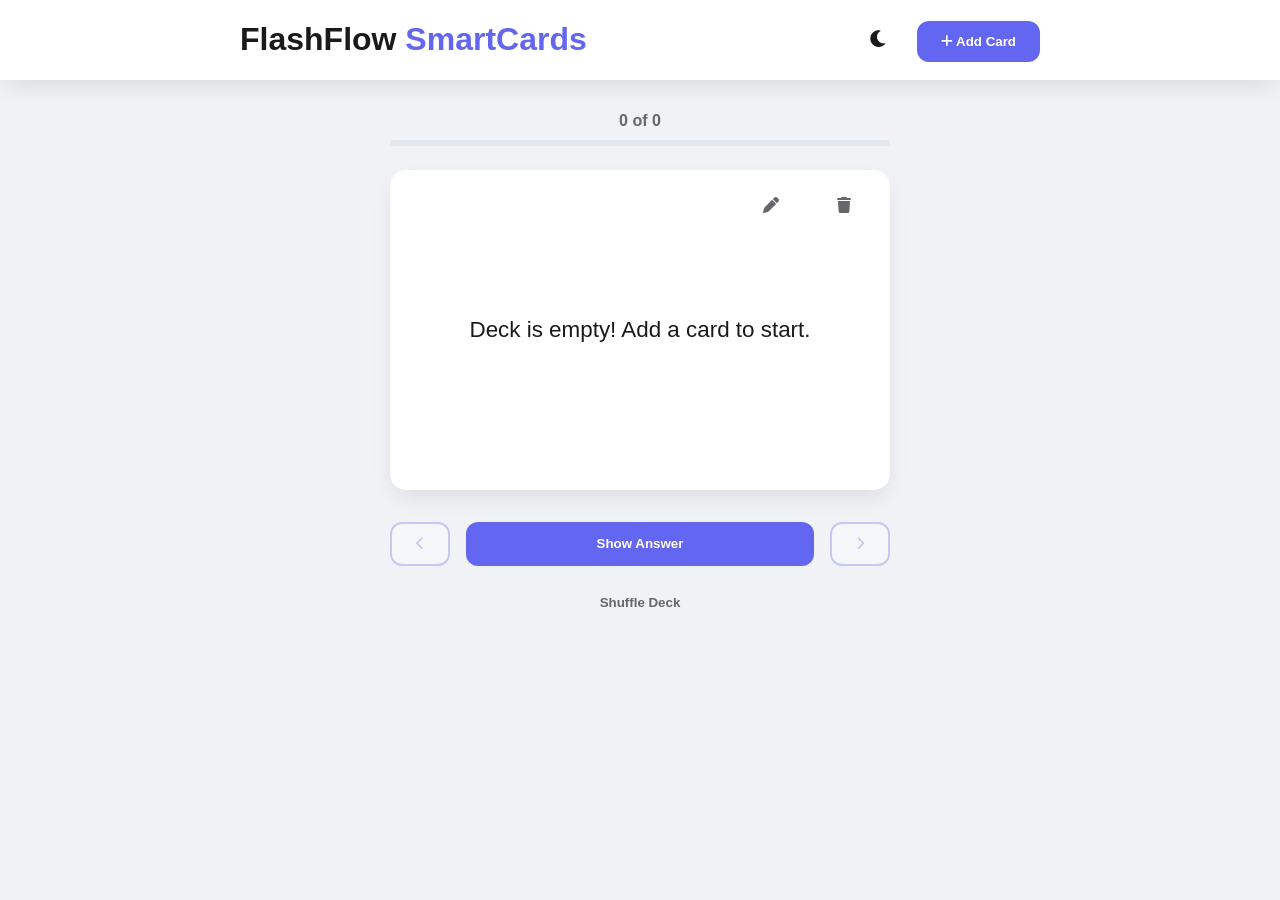
<file: Task 1/index.html>
<!DOCTYPE html>
<html lang="en">
<head>
    <meta charset="UTF-8">
    <meta name="viewport" content="width=device-width, initial-scale=1.0">
    <title>FlashFlow | By POORNA</title>
    <link rel="stylesheet" href="style.css">
    <link rel="stylesheet" href="https://cdnjs.cloudflare.com/ajax/libs/font-awesome/6.0.0/css/all.min.css">
</head>
<body>

    <header>
        <div class="header-container">
            <h1>FlashFlow <span>SmartCards</span></h1>
            <div class="header-actions">
                <button id="theme-toggle" class="icon-btn" title="Toggle Theme">
                    <i class="fas fa-moon"></i>
                </button>
                <button id="add-card-btn" class="btn-primary">
                    <i class="fas fa-plus"></i> Add Card
                </button>
            </div>
        </div>
    </header>

    <main class="container">
        <div class="deck-info">
            <span id="card-index">0 of 0</span>
            <div class="progress-bar">
                <div id="progress-fill"></div>
            </div>
        </div>

        <div class="card-container">
            <div class="flashcard" id="flashcard">
                <div class="card-inner">
                    <div class="card-front">
                        <div class="card-controls">
                            <button onclick="editCurrentCard()"><i class="fas fa-pen"></i></button>
                            <button onclick="deleteCurrentCard()" class="delete-btn"><i class="fas fa-trash"></i></button>
                        </div>
                        <p id="question-text">No cards available</p>
                    </div>
                    <div class="card-back">
                        <p id="answer-text">Add a card to get started!</p>
                    </div>
                </div>
            </div>
        </div>

        <div class="navigation">
            <button id="prev-btn" class="btn-nav" disabled><i class="fas fa-chevron-left"></i></button>
            <button id="flip-btn" class="btn-main">Show Answer</button>
            <button id="next-btn" class="btn-nav" disabled><i class="fas fa-chevron-right"></i></button>
        </div>

        <button id="shuffle-btn" class="btn-secondary">Shuffle Deck</button>
    </main>

    <div class="modal-overlay" id="modal-overlay">
        <div class="modal">
            <h2 id="modal-title">Create Flashcard</h2>
            <div class="input-group">
                <label>Question</label>
                <textarea id="question-input" rows="3" placeholder="What is the capital of France?"></textarea>
            </div>
            <div class="input-group">
                <label>Answer</label>
                <textarea id="answer-input" rows="3" placeholder="Paris"></textarea>
            </div>
            <div class="modal-actions">
                <button id="modal-cancel" class="btn-secondary">Cancel</button>
                <button id="modal-save" class="btn-primary">Save Flashcard</button>
            </div>
        </div>
    </div>

    <div id="toast" class="toast">Action Successful!</div>

    <script src="script.js"></script>
</body>
</html>
</file>
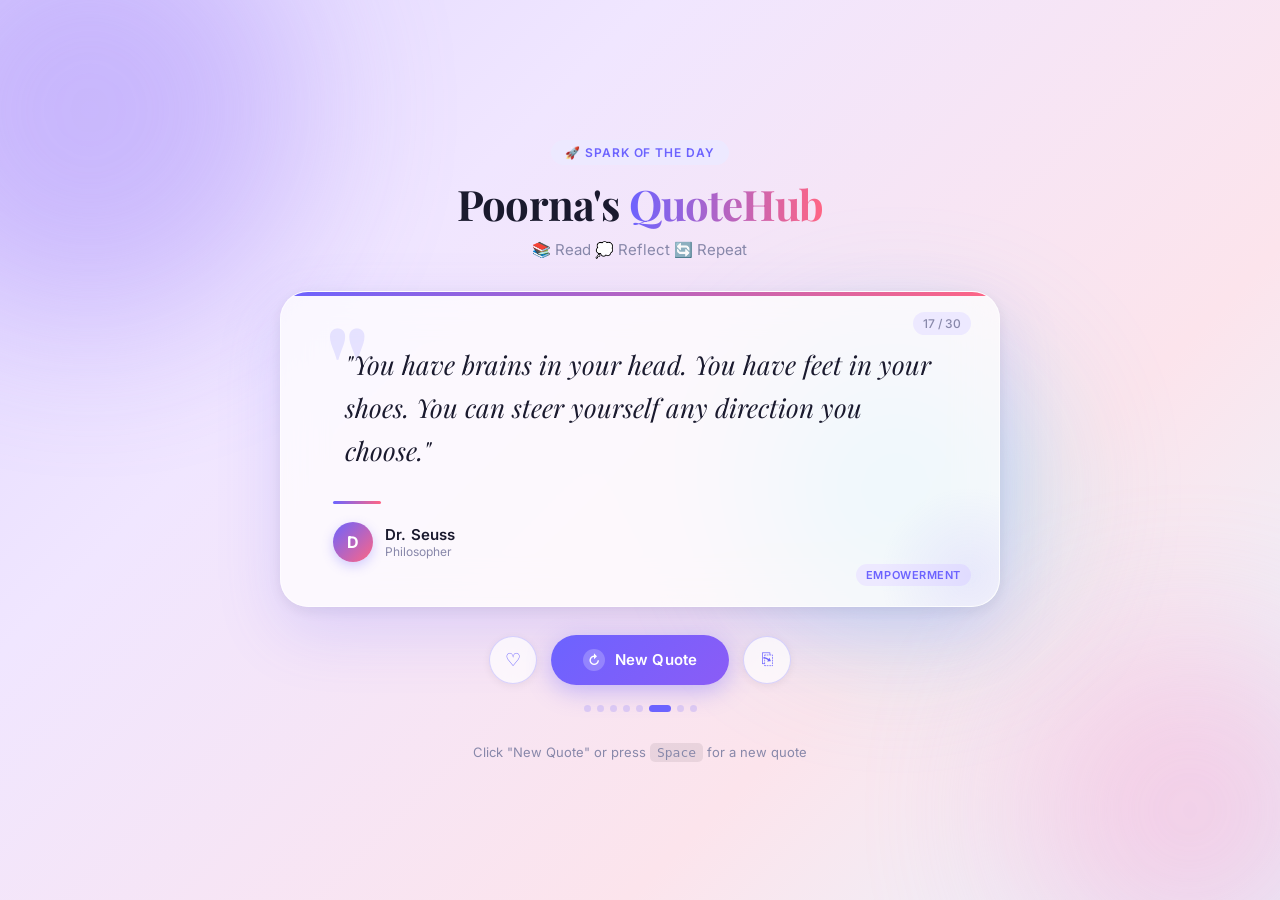
<file: Task 2/index.html>
<!DOCTYPE html>
<html lang="en">
<head>
  <meta charset="UTF-8" />
  <meta name="viewport" content="width=device-width, initial-scale=1.0"/>
  <title>Poorna's Random Quote Generator</title>
  <link href="https://fonts.googleapis.com/css2?family=Playfair+Display:ital,wght@0,400;0,700;1,400&family=Inter:wght@300;400;500;600&display=swap" rel="stylesheet"/>
  <style>
    *, *::before, *::after { box-sizing: border-box; margin: 0; padding: 0; }

    :root {
      --primary: #6c63ff;
      --primary-dark: #574fd6;
      --primary-light: #ede9ff;
      --accent: #ff6584;
      --text-dark: #1a1a2e;
      --text-mid: #4a4a6a;
      --text-light: #8888aa;
      --white: #ffffff;
      --card-bg: rgba(255,255,255,0.72);
      --shadow: 0 24px 64px rgba(108,99,255,0.18), 0 4px 16px rgba(0,0,0,0.08);
      --radius: 28px;
      --transition: 0.38s cubic-bezier(.4,0,.2,1);
    }

    body {
      min-height: 100vh;
      display: flex;
      flex-direction: column;
      align-items: center;
      justify-content: center;
      font-family: 'Inter', sans-serif;
      background: linear-gradient(135deg, #e0d7ff 0%, #f0e6ff 30%, #fce4ec 70%, #e8f4fd 100%);
      background-attachment: fixed;
      padding: 24px 16px;
      overflow-x: hidden;
    }

    /* Floating background blobs */
    .blob {
      position: fixed;
      border-radius: 50%;
      filter: blur(80px);
      opacity: 0.45;
      pointer-events: none;
      z-index: 0;
      animation: float 8s ease-in-out infinite;
    }
    .blob-1 { width: 420px; height: 420px; background: #a78bfa; top: -100px; left: -120px; animation-delay: 0s; }
    .blob-2 { width: 340px; height: 340px; background: #f9a8d4; bottom: -80px; right: -80px; animation-delay: 3s; }
    .blob-3 { width: 260px; height: 260px; background: #67e8f9; top: 40%; left: 60%; animation-delay: 5s; }

    @keyframes float {
      0%, 100% { transform: translateY(0) scale(1); }
      50% { transform: translateY(-28px) scale(1.04); }
    }

    /* App wrapper */
    .app {
      position: relative;
      z-index: 1;
      display: flex;
      flex-direction: column;
      align-items: center;
      width: 100%;
      max-width: 720px;
      gap: 0;
    }

    /* Header */
    .app-header {
      text-align: center;
      margin-bottom: 32px;
      animation: slideDown 0.6s ease both;
    }

    .app-header .badge {
      display: inline-flex;
      align-items: center;
      gap: 6px;
      background: var(--primary-light);
      color: var(--primary);
      font-size: 12px;
      font-weight: 600;
      letter-spacing: 0.08em;
      text-transform: uppercase;
      padding: 5px 14px;
      border-radius: 100px;
      margin-bottom: 14px;
    }

    .app-header h1 {
      font-family: 'Playfair Display', serif;
      font-size: clamp(26px, 5vw, 42px);
      font-weight: 700;
      color: var(--text-dark);
      line-height: 1.2;
      letter-spacing: -0.02em;
    }

    .app-header h1 span {
      background: linear-gradient(90deg, var(--primary), var(--accent));
      -webkit-background-clip: text;
      -webkit-text-fill-color: transparent;
      background-clip: text;
    }

    .app-header p {
      margin-top: 10px;
      color: var(--text-light);
      font-size: 15px;
      font-weight: 400;
    }

    /* Quote Card */
    .quote-card {
      width: 100%;
      background: var(--card-bg);
      backdrop-filter: blur(20px);
      -webkit-backdrop-filter: blur(20px);
      border: 1.5px solid rgba(255,255,255,0.6);
      border-radius: var(--radius);
      box-shadow: var(--shadow);
      padding: 52px 52px 44px;
      position: relative;
      overflow: hidden;
      animation: slideUp 0.6s 0.15s ease both;
    }

    .quote-card::before {
      content: '';
      position: absolute;
      top: 0; left: 0; right: 0;
      height: 4px;
      background: linear-gradient(90deg, var(--primary), var(--accent));
      border-radius: var(--radius) var(--radius) 0 0;
    }

    .quote-card::after {
      content: '';
      position: absolute;
      bottom: -60px; right: -60px;
      width: 180px; height: 180px;
      background: radial-gradient(circle, rgba(108,99,255,0.1) 0%, transparent 70%);
      border-radius: 50%;
    }

    /* Opening quotation mark */
    .quote-icon {
      font-family: 'Playfair Display', serif;
      font-size: 120px;
      line-height: 0.7;
      color: var(--primary);
      opacity: 0.15;
      position: absolute;
      top: 32px;
      left: 44px;
      font-weight: 700;
      pointer-events: none;
      user-select: none;
    }

    /* Quote content wrapper — animated */
    .quote-content {
      position: relative;
      min-height: 160px;
      display: flex;
      flex-direction: column;
      justify-content: center;
    }

    .quote-content.fade-out {
      animation: fadeOut 0.22s ease forwards;
    }

    .quote-content.fade-in {
      animation: fadeInUp 0.42s ease forwards;
    }

    @keyframes fadeOut {
      to { opacity: 0; transform: translateY(-12px); }
    }

    @keyframes fadeInUp {
      from { opacity: 0; transform: translateY(18px); }
      to   { opacity: 1; transform: translateY(0); }
    }

    .quote-text {
      font-family: 'Playfair Display', serif;
      font-size: clamp(18px, 3vw, 26px);
      line-height: 1.65;
      color: var(--text-dark);
      font-style: italic;
      position: relative;
      padding-left: 12px;
      margin-bottom: 28px;
    }

    .quote-divider {
      width: 48px;
      height: 3px;
      background: linear-gradient(90deg, var(--primary), var(--accent));
      border-radius: 2px;
      margin-bottom: 18px;
    }

    .quote-author {
      display: flex;
      align-items: center;
      gap: 12px;
    }

    .author-avatar {
      width: 40px;
      height: 40px;
      border-radius: 50%;
      background: linear-gradient(135deg, var(--primary), var(--accent));
      display: flex;
      align-items: center;
      justify-content: center;
      font-size: 16px;
      font-weight: 700;
      color: white;
      font-family: 'Inter', sans-serif;
      font-style: normal;
      flex-shrink: 0;
      box-shadow: 0 4px 12px rgba(108,99,255,0.3);
    }

    .author-info .author-name {
      font-size: 15px;
      font-weight: 600;
      color: var(--text-dark);
      font-style: normal;
      letter-spacing: 0.01em;
    }

    .author-info .author-label {
      font-size: 12px;
      color: var(--text-light);
      font-weight: 400;
    }

    /* Quote counter */
    .quote-counter {
      position: absolute;
      top: 20px;
      right: 28px;
      font-size: 12px;
      font-weight: 500;
      color: var(--text-light);
      background: var(--primary-light);
      padding: 4px 10px;
      border-radius: 100px;
    }

    /* Category tag */
    .quote-tag {
      position: absolute;
      bottom: 20px;
      right: 28px;
      font-size: 11px;
      font-weight: 600;
      color: var(--primary);
      background: var(--primary-light);
      padding: 4px 10px;
      border-radius: 100px;
      letter-spacing: 0.05em;
      text-transform: uppercase;
    }

    /* Actions row */
    .actions {
      display: flex;
      align-items: center;
      justify-content: center;
      gap: 14px;
      margin-top: 28px;
      flex-wrap: wrap;
      animation: slideUp 0.6s 0.3s ease both;
    }

    /* Primary Button */
    .btn-new {
      display: inline-flex;
      align-items: center;
      gap: 10px;
      background: linear-gradient(135deg, var(--primary) 0%, #8b5cf6 100%);
      color: white;
      font-family: 'Inter', sans-serif;
      font-size: 15px;
      font-weight: 600;
      padding: 14px 32px;
      border-radius: 100px;
      border: none;
      cursor: pointer;
      transition: all var(--transition);
      box-shadow: 0 6px 24px rgba(108,99,255,0.38);
      position: relative;
      overflow: hidden;
      letter-spacing: 0.01em;
    }

    .btn-new::before {
      content: '';
      position: absolute;
      inset: 0;
      background: linear-gradient(135deg, rgba(255,255,255,0.18), transparent);
      opacity: 0;
      transition: opacity var(--transition);
    }

    .btn-new:hover { transform: translateY(-3px); box-shadow: 0 12px 32px rgba(108,99,255,0.48); }
    .btn-new:hover::before { opacity: 1; }
    .btn-new:active { transform: translateY(0px) scale(0.97); box-shadow: 0 4px 12px rgba(108,99,255,0.3); }

    .btn-new .btn-icon {
      width: 22px; height: 22px;
      background: rgba(255,255,255,0.22);
      border-radius: 50%;
      display: flex; align-items: center; justify-content: center;
      font-size: 13px;
      transition: transform 0.5s ease;
    }

    .btn-new:hover .btn-icon { transform: rotate(180deg); }

    /* Icon buttons */
    .btn-icon-only {
      width: 48px; height: 48px;
      border-radius: 50%;
      border: 1.5px solid rgba(108,99,255,0.25);
      background: rgba(255,255,255,0.7);
      backdrop-filter: blur(10px);
      color: var(--primary);
      font-size: 18px;
      cursor: pointer;
      display: flex; align-items: center; justify-content: center;
      transition: all var(--transition);
      box-shadow: 0 2px 8px rgba(0,0,0,0.06);
    }

    .btn-icon-only:hover {
      background: var(--primary-light);
      border-color: var(--primary);
      transform: scale(1.08);
    }

    .btn-icon-only:active { transform: scale(0.95); }
    .btn-icon-only.liked { background: #ffe4e6; border-color: #fb7185; color: #fb7185; }

    /* Progress dots */
    .progress-dots {
      display: flex;
      gap: 6px;
      margin-top: 20px;
      animation: slideUp 0.6s 0.4s ease both;
    }

    .dot {
      width: 7px; height: 7px;
      border-radius: 50%;
      background: rgba(108,99,255,0.2);
      transition: all 0.3s ease;
      cursor: pointer;
    }

    .dot.active {
      background: var(--primary);
      width: 22px;
      border-radius: 4px;
    }

    /* Footer */
    .footer {
      margin-top: 32px;
      text-align: center;
      color: var(--text-light);
      font-size: 13px;
      animation: slideUp 0.6s 0.5s ease both;
    }

    /* Animations */
    @keyframes slideDown {
      from { opacity: 0; transform: translateY(-20px); }
      to   { opacity: 1; transform: translateY(0); }
    }

    @keyframes slideUp {
      from { opacity: 0; transform: translateY(20px); }
      to   { opacity: 1; transform: translateY(0); }
    }

    /* Responsive */
    @media (max-width: 600px) {
      .quote-card { padding: 40px 28px 36px; }
      .quote-icon { font-size: 80px; top: 20px; left: 24px; }
      .actions { gap: 10px; }
      .btn-new { padding: 13px 26px; font-size: 14px; }
    }

    @media (max-width: 380px) {
      .quote-card { padding: 32px 20px 28px; }
    }

    /* Ripple effect */
    .ripple {
      position: absolute;
      border-radius: 50%;
      background: rgba(255,255,255,0.35);
      transform: scale(0);
      animation: ripple 0.55s linear;
      pointer-events: none;
    }

    @keyframes ripple {
      to { transform: scale(4); opacity: 0; }
    }

    /* Toast */
    .toast {
      position: fixed;
      bottom: 28px;
      left: 50%;
      transform: translateX(-50%) translateY(20px);
      background: var(--text-dark);
      color: white;
      padding: 10px 22px;
      border-radius: 100px;
      font-size: 13px;
      font-weight: 500;
      opacity: 0;
      transition: all 0.3s ease;
      z-index: 999;
      pointer-events: none;
      white-space: nowrap;
    }

    .toast.show {
      opacity: 1;
      transform: translateX(-50%) translateY(0);
    }
  </style>
</head>
<body>

  <!-- Blobs -->
  <div class="blob blob-1"></div>
  <div class="blob blob-2"></div>
  <div class="blob blob-3"></div>

  <div class="app">
    <!-- Header -->
    <div class="app-header">
      <div class="badge">🚀 Spark of the Day </div>
      <h1>Poorna's <span>QuoteHub</span></h1>
      <p>📚 Read 💭 Reflect 🔄 Repeat</p>
    </div>

    <!-- Quote Card -->
    <div class="quote-card" id="quoteCard">
      <div class="quote-icon">"</div>
      <span class="quote-counter" id="quoteCounter">1 / 30</span>

      <div class="quote-content fade-in" id="quoteContent">
        <p class="quote-text" id="quoteText">Loading an inspiring quote just for you...</p>
        <div class="quote-divider"></div>
        <div class="quote-author">
          <div class="author-avatar" id="authorAvatar">?</div>
          <div class="author-info">
            <div class="author-name" id="authorName">Author</div>
            <div class="author-label">Philosopher</div>
          </div>
        </div>
      </div>

      <span class="quote-tag" id="quoteTag">Motivation</span>
    </div>

    <!-- Actions -->
    <div class="actions">
      <button class="btn-icon-only" id="btnLike" title="Like this quote">♡</button>
      <button class="btn-new" id="btnNew">
        <span class="btn-icon">↻</span>
        New Quote
      </button>
      <button class="btn-icon-only" id="btnCopy" title="Copy quote">⎘</button>
    </div>

    <!-- Progress dots -->
    <div class="progress-dots" id="progressDots"></div>

    <div class="footer">Click "New Quote" or press <kbd style="background:rgba(0,0,0,0.07);padding:2px 7px;border-radius:5px;font-family:monospace">Space</kbd> for a new quote</div>
  </div>

  <div class="toast" id="toast"></div>

  <script>
    // ─── TypeScript-style interfaces (compiled to JS) ───────────────────────
    // interface Quote { text: string; author: string; category: string; }

    const quotes = [
      { text: "The only way to do great work is to love what you do.", author: "Steve Jobs", category: "Passion" },
      { text: "In the middle of every difficulty lies opportunity.", author: "Albert Einstein", category: "Resilience" },
      { text: "It does not matter how slowly you go as long as you do not stop.", author: "Confucius", category: "Persistence" },
      { text: "Life is what happens when you're busy making other plans.", author: "John Lennon", category: "Life" },
      { text: "The future belongs to those who believe in the beauty of their dreams.", author: "Eleanor Roosevelt", category: "Dreams" },
      { text: "Spread love everywhere you go. Let no one ever come to you without leaving happier.", author: "Mother Teresa", category: "Love" },
      { text: "When you reach the end of your rope, tie a knot in it and hang on.", author: "Franklin D. Roosevelt", category: "Resilience" },
      { text: "Always remember that you are absolutely unique. Just like everyone else.", author: "Margaret Mead", category: "Identity" },
      { text: "Don't judge each day by the harvest you reap but by the seeds that you plant.", author: "Robert Louis Stevenson", category: "Growth" },
      { text: "The greatest glory in living lies not in never falling, but in rising every time we fall.", author: "Nelson Mandela", category: "Courage" },
      { text: "The way to get started is to quit talking and begin doing.", author: "Walt Disney", category: "Action" },
      { text: "You will face many defeats in life, but never let yourself be defeated.", author: "Maya Angelou", category: "Courage" },
      { text: "In the end, it's not the years in your life that count. It's the life in your years.", author: "Abraham Lincoln", category: "Life" },
      { text: "Never let the fear of striking out keep you from playing the game.", author: "Babe Ruth", category: "Courage" },
      { text: "Life is either a daring adventure or nothing at all.", author: "Helen Keller", category: "Adventure" },
      { text: "Many of life's failures are people who did not realize how close they were to success when they gave up.", author: "Thomas A. Edison", category: "Persistence" },
      { text: "You have brains in your head. You have feet in your shoes. You can steer yourself any direction you choose.", author: "Dr. Seuss", category: "Empowerment" },
      { text: "If life were predictable it would cease to be life, and be without flavor.", author: "Eleanor Roosevelt", category: "Life" },
      { text: "If you look at what you have in life, you'll always have more.", author: "Oprah Winfrey", category: "Gratitude" },
      { text: "If you set your goals ridiculously high and it's a failure, you will fail above everyone else's success.", author: "James Cameron", category: "Ambition" },
      { text: "You don't have to be great to start, but you have to start to be great.", author: "Zig Ziglar", category: "Action" },
      { text: "Believe you can and you're halfway there.", author: "Theodore Roosevelt", category: "Belief" },
      { text: "Act as if what you do makes a difference. It does.", author: "William James", category: "Purpose" },
      { text: "Success is not final, failure is not fatal: it is the courage to continue that counts.", author: "Winston Churchill", category: "Resilience" },
      { text: "Happiness is not something readymade. It comes from your own actions.", author: "Dalai Lama", category: "Happiness" },
      { text: "If you're offered a seat on a rocket ship, don't ask what seat! Just get on.", author: "Sheryl Sandberg", category: "Opportunity" },
      { text: "First, have a definite, clear practical ideal; a goal, an objective.", author: "Aristotle", category: "Goal" },
      { text: "We may encounter many defeats but we must not be defeated.", author: "Maya Angelou", category: "Perseverance" },
      { text: "The secret of getting ahead is getting started.", author: "Mark Twain", category: "Action" },
      { text: "It always seems impossible until it's done.", author: "Nelson Mandela", category: "Motivation" },
    ];

    // ─── State ───────────────────────────────────────────────────────────────
    let currentIndex = -1;
    let likedQuotes = new Set();

    // ─── DOM refs ────────────────────────────────────────────────────────────
    const quoteText    = document.getElementById('quoteText');
    const authorName   = document.getElementById('authorName');
    const authorAvatar = document.getElementById('authorAvatar');
    const quoteContent = document.getElementById('quoteContent');
    const quoteCounter = document.getElementById('quoteCounter');
    const quoteTag     = document.getElementById('quoteTag');
    const btnNew       = document.getElementById('btnNew');
    const btnLike      = document.getElementById('btnLike');
    const btnCopy      = document.getElementById('btnCopy');
    const progressDots = document.getElementById('progressDots');
    const toast        = document.getElementById('toast');

    // ─── Build progress dots (first 8 quotes) ───────────────────────────────
    const DOT_COUNT = 8;
    for (let i = 0; i < DOT_COUNT; i++) {
      const dot = document.createElement('div');
      dot.className = 'dot';
      dot.addEventListener('click', () => showQuoteAt(i * Math.floor(quotes.length / DOT_COUNT)));
      progressDots.appendChild(dot);
    }

    function updateDots(idx) {
      const dots = progressDots.querySelectorAll('.dot');
      const activeDot = Math.floor(idx / Math.floor(quotes.length / DOT_COUNT));
      dots.forEach((d, i) => d.classList.toggle('active', i === activeDot));
    }

    // ─── Toast helper ────────────────────────────────────────────────────────
    function showToast(msg) {
      toast.textContent = msg;
      toast.classList.add('show');
      setTimeout(() => toast.classList.remove('show'), 2200);
    }

    // ─── Show a quote by index ───────────────────────────────────────────────
    function showQuoteAt(index) {
      const quote = quotes[index];
      currentIndex = index;

      // Fade out
      quoteContent.classList.remove('fade-in');
      quoteContent.classList.add('fade-out');

      setTimeout(() => {
        quoteText.textContent = `"${quote.text}"`;
        authorName.textContent = quote.author;
        authorAvatar.textContent = quote.author.charAt(0).toUpperCase();
        quoteCounter.textContent = `${index + 1} / ${quotes.length}`;
        quoteTag.textContent = quote.category;

        // Like state
        btnLike.classList.toggle('liked', likedQuotes.has(index));
        btnLike.textContent = likedQuotes.has(index) ? '♥' : '♡';

        updateDots(index);

        // Fade in
        quoteContent.classList.remove('fade-out');
        quoteContent.classList.add('fade-in');
      }, 220);
    }

    // ─── Get next random quote (no consecutive repeat) ───────────────────────
    function getNextIndex() {
      if (quotes.length === 1) return 0;
      let next;
      do { next = Math.floor(Math.random() * quotes.length); }
      while (next === currentIndex);
      return next;
    }

    function showNextQuote() { showQuoteAt(getNextIndex()); }

    // ─── Ripple effect ───────────────────────────────────────────────────────
    function createRipple(event, btn) {
      const ripple = document.createElement('span');
      ripple.className = 'ripple';
      const size = Math.max(btn.clientWidth, btn.clientHeight);
      const rect = btn.getBoundingClientRect();
      ripple.style.width  = ripple.style.height = size + 'px';
      ripple.style.left   = (event.clientX - rect.left - size / 2) + 'px';
      ripple.style.top    = (event.clientY - rect.top  - size / 2) + 'px';
      btn.appendChild(ripple);
      setTimeout(() => ripple.remove(), 600);
    }

    // ─── Event Listeners ─────────────────────────────────────────────────────
    btnNew.addEventListener('click', (e) => {
      createRipple(e, btnNew);
      showNextQuote();
    });

    btnLike.addEventListener('click', () => {
      if (currentIndex < 0) return;
      if (likedQuotes.has(currentIndex)) {
        likedQuotes.delete(currentIndex);
        btnLike.textContent = '♡';
        btnLike.classList.remove('liked');
        showToast('Removed from favorites');
      } else {
        likedQuotes.add(currentIndex);
        btnLike.textContent = '♥';
        btnLike.classList.add('liked');
        showToast('❤️ Added to favorites!');
      }
    });

    btnCopy.addEventListener('click', () => {
      if (currentIndex < 0) return;
      const q = quotes[currentIndex];
      const text = `"${q.text}" — ${q.author}`;
      navigator.clipboard.writeText(text)
        .then(() => showToast('📋 Quote copied to clipboard!'))
        .catch(() => {
          // Fallback for older browsers
          const ta = document.createElement('textarea');
          ta.value = text; document.body.appendChild(ta);
          ta.select(); document.execCommand('copy');
          ta.remove();
          showToast('📋 Copied!');
        });
    });

    // Keyboard shortcut: Space = new quote
    document.addEventListener('keydown', (e) => {
      if (e.code === 'Space' && e.target === document.body) {
        e.preventDefault();
        showNextQuote();
      }
      if ((e.ctrlKey || e.metaKey) && e.key === 'c' && document.activeElement === document.body) {
        btnCopy.click();
      }
    });

    // ─── Init ────────────────────────────────────────────────────────────────
    showQuoteAt(getNextIndex());
  </script>
</body>
</html>
</file>
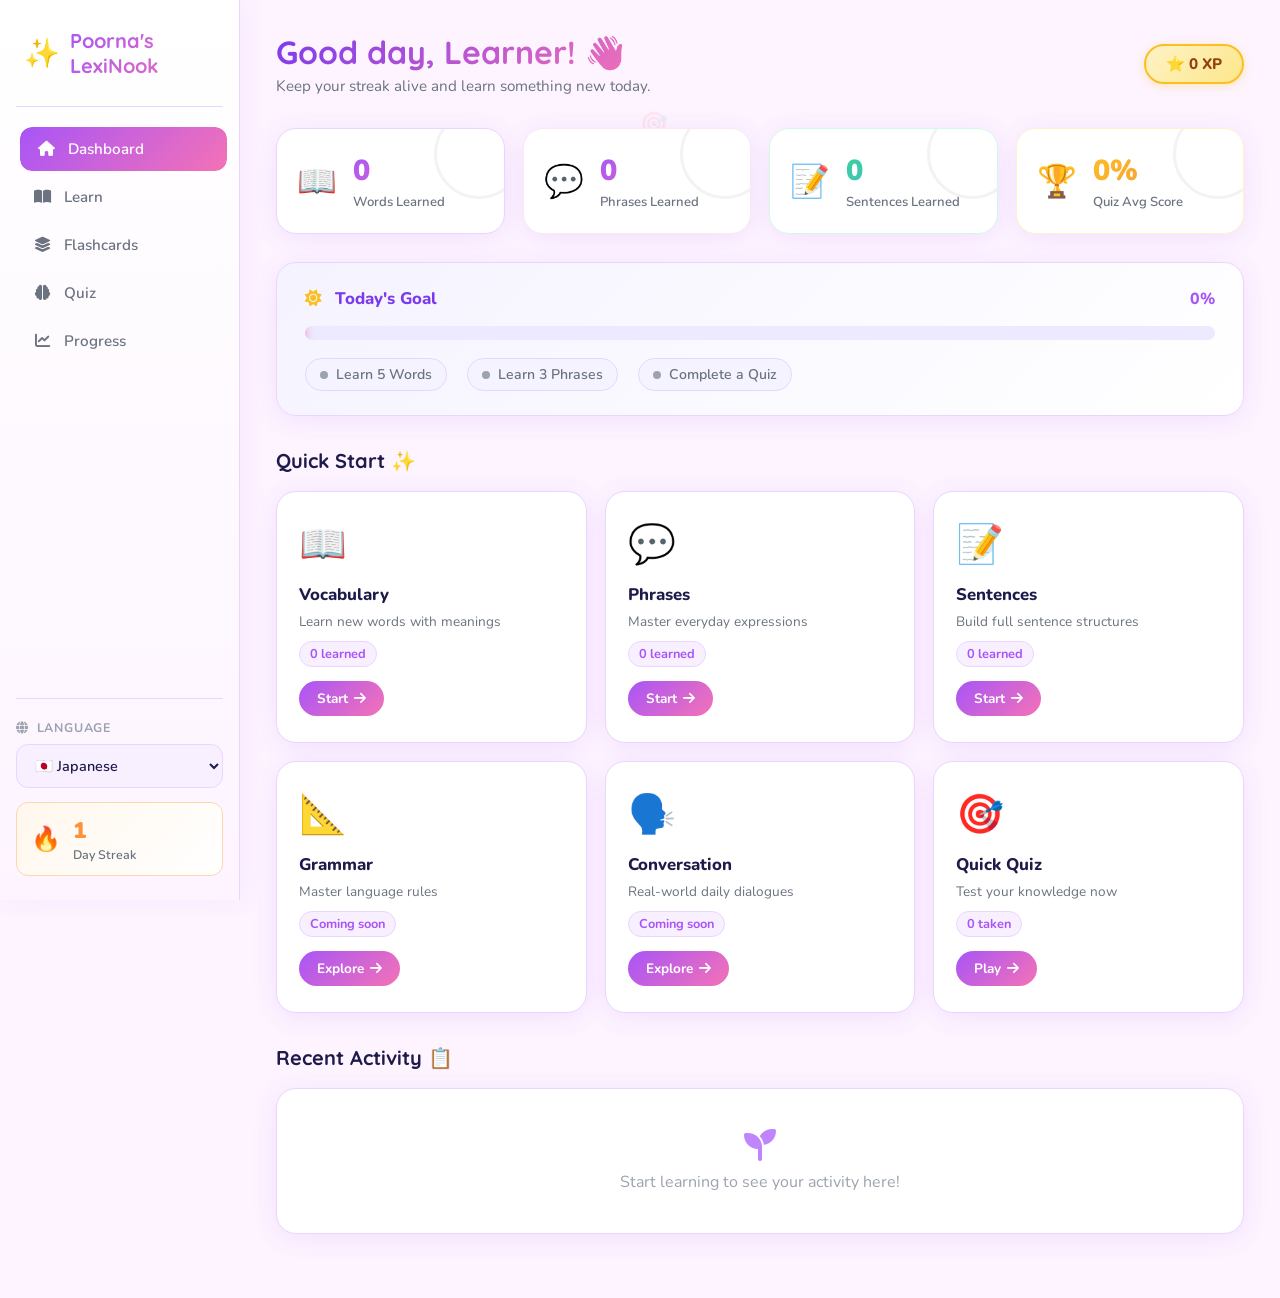
<file: Task 4/index.html>
<!DOCTYPE html>
<html lang="en">
<head>
  <meta charset="UTF-8"/>
  <meta name="viewport" content="width=device-width,initial-scale=1.0"/>
  <title>Poorna's LexiNook</title>
  <link rel="stylesheet" href="styles.css"/>
  <link href="https://fonts.googleapis.com/css2?family=Nunito:wght@300;400;500;600;700;800;900&family=Quicksand:wght@400;500;600;700&display=swap" rel="stylesheet"/>
  <link rel="stylesheet" href="https://cdnjs.cloudflare.com/ajax/libs/font-awesome/6.5.0/css/all.min.css"/>
</head>
<body>

<!-- ════════ FLOATING BACKGROUND ICONS ════════ -->
<div class="floating-icons" aria-hidden="true">
  <span class="float-icon fi-1">🌸</span>
  <span class="float-icon fi-2">📚</span>
  <span class="float-icon fi-3">💬</span>
  <span class="float-icon fi-4">✨</span>
  <span class="float-icon fi-5">🌍</span>
  <span class="float-icon fi-6">ABC</span>
  <span class="float-icon fi-7">🎯</span>
  <span class="float-icon fi-8">💡</span>
</div>

<!-- ════════ SIDEBAR ════════ -->
<aside class="sidebar" id="sidebar">
  <div class="sidebar-logo">
    <span class="logo-icon">✨</span>
    <span class="logo-text">Poorna's LexiNook</span>
  </div>
  <nav class="sidebar-nav">
    <button class="nav-btn active" data-page="dashboard" onclick="navigateTo('dashboard',this)">
      <i class="fas fa-home"></i><span>Dashboard</span>
    </button>
    <button class="nav-btn" data-page="learn" onclick="navigateTo('learn',this)">
      <i class="fas fa-book-open"></i><span>Learn</span>
    </button>
    <button class="nav-btn" data-page="flashcards" onclick="navigateTo('flashcards',this)">
      <i class="fas fa-layer-group"></i><span>Flashcards</span>
    </button>
    <button class="nav-btn" data-page="quiz" onclick="navigateTo('quiz',this)">
      <i class="fas fa-brain"></i><span>Quiz</span>
    </button>
    <button class="nav-btn" data-page="progress" onclick="navigateTo('progress',this)">
      <i class="fas fa-chart-line"></i><span>Progress</span>
    </button>
  </nav>
  <div class="sidebar-lang">
    <label><i class="fas fa-globe"></i> Language</label>
    <select id="langSelect" onchange="changeLanguage(this.value)">
      <option value="japanese">🇯🇵 Japanese</option>
      <option value="spanish">🇪🇸 Spanish</option>
      <option value="french">🇫🇷 French</option>
      <option value="korean">🇰🇷 Korean</option>
      <option value="german">🇩🇪 German</option>
      <option value="mandarin">🇨🇳 Mandarin</option>
    </select>
  </div>
  <div class="sidebar-streak">
    <span class="streak-fire">🔥</span>
    <div>
      <div class="streak-num" id="sideStreakNum">0</div>
      <div class="streak-lbl">Day Streak</div>
    </div>
  </div>
</aside>

<!-- ════════ MOBILE TOPBAR ════════ -->
<header class="topbar">
  <button class="menu-btn" onclick="toggleSidebar()"><i class="fas fa-bars"></i></button>
  <div class="topbar-logo">🌸 LinguaBloom</div>
  <div class="topbar-xp" id="topbarXP">⭐ 0 XP</div>
</header>

<!-- ════════ MAIN CONTENT ════════ -->
<main class="main-wrap" id="mainWrap">

  <!-- ─────── PAGE: DASHBOARD ─────── -->
  <section class="page active" id="page-dashboard">
    <div class="page-header">
      <div>
        <h1 class="page-title">Good day, Learner! 👋</h1>
        <p class="page-sub">Keep your streak alive and learn something new today.</p>
      </div>
      <div class="xp-badge" id="xpBadge">⭐ <span id="xpCount">0</span> XP</div>
    </div>

    <!-- STATS ROW -->
    <div class="stats-grid">
      <div class="stat-card sc-words">
        <div class="stat-icon">📖</div>
        <div class="stat-body">
          <div class="stat-val" id="statWords">0</div>
          <div class="stat-lbl">Words Learned</div>
        </div>
        <div class="stat-ring"></div>
      </div>
      <div class="stat-card sc-phrases">
        <div class="stat-icon">💬</div>
        <div class="stat-body">
          <div class="stat-val" id="statPhrases">0</div>
          <div class="stat-lbl">Phrases Learned</div>
        </div>
        <div class="stat-ring"></div>
      </div>
      <div class="stat-card sc-sentences">
        <div class="stat-icon">📝</div>
        <div class="stat-body">
          <div class="stat-val" id="statSentences">0</div>
          <div class="stat-lbl">Sentences Learned</div>
        </div>
        <div class="stat-ring"></div>
      </div>
      <div class="stat-card sc-quiz">
        <div class="stat-icon">🏆</div>
        <div class="stat-body">
          <div class="stat-val" id="statQuiz">0%</div>
          <div class="stat-lbl">Quiz Avg Score</div>
        </div>
        <div class="stat-ring"></div>
      </div>
    </div>

    <!-- DAILY PROGRESS -->
    <div class="daily-card">
      <div class="daily-header">
        <h3><i class="fas fa-sun"></i> Today's Goal</h3>
        <span class="daily-pct" id="dailyPct">0%</span>
      </div>
      <div class="progress-track">
        <div class="progress-fill" id="dailyBar" style="width:0%"></div>
        <div class="progress-glow" id="dailyGlow" style="width:0%"></div>
      </div>
      <div class="daily-steps">
        <div class="step-item" id="stepWords"><span class="step-dot"></span>Learn 5 Words</div>
        <div class="step-item" id="stepPhrases"><span class="step-dot"></span>Learn 3 Phrases</div>
        <div class="step-item" id="stepQuiz"><span class="step-dot"></span>Complete a Quiz</div>
      </div>
    </div>

    <!-- QUICK CATEGORIES -->
    <h2 class="section-title">Quick Start ✨</h2>
    <div class="categories-grid">
      <div class="cat-card cc-vocab" onclick="quickStart('words')">
        <div class="cat-anim">📖</div>
        <h3>Vocabulary</h3>
        <p>Learn new words with meanings</p>
        <div class="cat-count" id="catWordCount">0 learned</div>
        <button class="cat-btn">Start <i class="fas fa-arrow-right"></i></button>
      </div>
      <div class="cat-card cc-phrase" onclick="quickStart('phrases')">
        <div class="cat-anim">💬</div>
        <h3>Phrases</h3>
        <p>Master everyday expressions</p>
        <div class="cat-count" id="catPhraseCount">0 learned</div>
        <button class="cat-btn">Start <i class="fas fa-arrow-right"></i></button>
      </div>
      <div class="cat-card cc-sentence" onclick="quickStart('sentences')">
        <div class="cat-anim">📝</div>
        <h3>Sentences</h3>
        <p>Build full sentence structures</p>
        <div class="cat-count" id="catSentenceCount">0 learned</div>
        <button class="cat-btn">Start <i class="fas fa-arrow-right"></i></button>
      </div>
      <div class="cat-card cc-grammar" onclick="quickStart('grammar')">
        <div class="cat-anim">📐</div>
        <h3>Grammar</h3>
        <p>Master language rules</p>
        <div class="cat-count">Coming soon</div>
        <button class="cat-btn">Explore <i class="fas fa-arrow-right"></i></button>
      </div>
      <div class="cat-card cc-convo" onclick="quickStart('conversation')">
        <div class="cat-anim">🗣️</div>
        <h3>Conversation</h3>
        <p>Real-world daily dialogues</p>
        <div class="cat-count">Coming soon</div>
        <button class="cat-btn">Explore <i class="fas fa-arrow-right"></i></button>
      </div>
      <div class="cat-card cc-quiz" onclick="navigateTo('quiz',document.querySelector('[data-page=quiz]'))">
        <div class="cat-anim">🎯</div>
        <h3>Quick Quiz</h3>
        <p>Test your knowledge now</p>
        <div class="cat-count" id="catQuizCount">0 taken</div>
        <button class="cat-btn">Play <i class="fas fa-arrow-right"></i></button>
      </div>
    </div>

    <!-- RECENT ACTIVITY -->
    <h2 class="section-title">Recent Activity 📋</h2>
    <div class="activity-list" id="activityList">
      <div class="activity-empty"><i class="fas fa-seedling"></i><p>Start learning to see your activity here!</p></div>
    </div>
  </section>

  <!-- ─────── PAGE: LEARN ─────── -->
  <section class="page" id="page-learn">
    <div class="page-header">
      <div>
        <h1 class="page-title">Learn <span id="learnLangLabel">Japanese</span> 🌸</h1>
        <p class="page-sub">Select a category and discover new content.</p>
      </div>
    </div>

    <!-- CATEGORY SELECTOR -->
    <div class="learn-cats">
      <button class="lcat-btn active" data-cat="words" onclick="selectLearnCat('words',this)">
        <span>📖</span> Words
      </button>
      <button class="lcat-btn" data-cat="phrases" onclick="selectLearnCat('phrases',this)">
        <span>💬</span> Phrases
      </button>
      <button class="lcat-btn" data-cat="sentences" onclick="selectLearnCat('sentences',this)">
        <span>📝</span> Sentences
      </button>
    </div>

    <!-- LEARN CARD -->
    <div class="learn-area">
      <div class="learn-card" id="learnCard">
        <div class="learn-card-inner" id="learnCardInner">
          <!-- Dynamically filled -->
        </div>
      </div>
      <!-- PRONUNCIATION BUTTON -->
      <div class="pronunc-wrap">
        <button class="pronunc-btn" id="pronounceBtn" onclick="pronounceItem()">
          <span class="speak-icon">
            <i class="fas fa-volume-up"></i>
            <span class="sound-wave sw1"></span>
            <span class="sound-wave sw2"></span>
            <span class="sound-wave sw3"></span>
          </span>
          <span>Pronounce</span>
        </button>
        <button class="mark-learned-btn" id="markLearnedBtn" onclick="markAsLearned()">
          <i class="fas fa-check"></i> Mark as Learned
        </button>
      </div>
      <div class="nav-btns">
        <button class="nav-card-btn" onclick="prevLearnItem()"><i class="fas fa-chevron-left"></i> Previous</button>
        <span class="card-counter" id="learnCounter">1 / 1</span>
        <button class="nav-card-btn" onclick="nextLearnItem()">Next <i class="fas fa-chevron-right"></i></button>
      </div>
    </div>

    <!-- WORD BREAKDOWN -->
    <div class="breakdown-area" id="breakdownArea" style="display:none">
      <h3 class="breakdown-title">🔍 Word Breakdown</h3>
      <div class="breakdown-grid" id="breakdownGrid"></div>
    </div>
  </section>

  <!-- ─────── PAGE: FLASHCARDS ─────── -->
  <section class="page" id="page-flashcards">
    <div class="page-header">
      <div>
        <h1 class="page-title">Flashcards 🃏</h1>
        <p class="page-sub">Flip cards to reveal meanings and test your memory.</p>
      </div>
    </div>

    <!-- FLASHCARD FILTER -->
    <div class="learn-cats">
      <button class="lcat-btn active" data-cat="words" onclick="selectFlashCat('words',this)"><span>📖</span>Words</button>
      <button class="lcat-btn" data-cat="phrases" onclick="selectFlashCat('phrases',this)"><span>💬</span>Phrases</button>
      <button class="lcat-btn" data-cat="sentences" onclick="selectFlashCat('sentences',this)"><span>📝</span>Sentences</button>
      <button class="lcat-btn" data-cat="all" onclick="selectFlashCat('all',this)"><span>🌟</span>All</button>
    </div>

    <!-- FLASHCARD CONTAINER -->
    <div class="flashcard-wrap">
      <div class="flashcard" id="flashcard" onclick="flipCard()">
        <div class="flashcard-inner" id="flashcardInner">
          <div class="flashcard-front" id="flashFront">
            <div class="flash-lang-tag" id="flashLangTag">JA</div>
            <div class="flash-content" id="flashFrontContent">Loading...</div>
            <div class="flash-hint">Tap to reveal meaning</div>
          </div>
          <div class="flashcard-back" id="flashBack">
            <div class="flash-back-icon">🇬🇧</div>
            <div class="flash-content" id="flashBackContent">English meaning</div>
            <div class="flash-hint">Tap to go back</div>
          </div>
        </div>
      </div>
      <!-- FLIP BUTTON -->
      <button class="flip-btn" onclick="flipCard()">
        <i class="fas fa-sync-alt"></i> Flip Card
      </button>
      <!-- RATING BUTTONS -->
      <div class="flash-rating" id="flashRating" style="display:none">
        <button class="rate-btn rate-hard" onclick="rateCard('hard')"><i class="fas fa-times"></i> Hard</button>
        <button class="rate-btn rate-ok" onclick="rateCard('ok')"><i class="fas fa-minus"></i> So-So</button>
        <button class="rate-btn rate-easy" onclick="rateCard('easy')"><i class="fas fa-check"></i> Easy</button>
      </div>
      <!-- NAVIGATION -->
      <div class="nav-btns" style="margin-top:20px">
        <button class="nav-card-btn" onclick="prevFlashcard()"><i class="fas fa-chevron-left"></i> Prev</button>
        <span class="card-counter" id="flashCounter">1 / 1</span>
        <button class="nav-card-btn" onclick="nextFlashcard()">Next <i class="fas fa-chevron-right"></i></button>
      </div>
    </div>

    <!-- FLASHCARD PROGRESS -->
    <div class="flash-progress-row">
      <div class="fp-item"><span class="fp-dot fp-easy"></span><span id="fpEasy">0</span> Easy</div>
      <div class="fp-item"><span class="fp-dot fp-ok"></span><span id="fpOk">0</span> So-So</div>
      <div class="fp-item"><span class="fp-dot fp-hard"></span><span id="fpHard">0</span> Hard</div>
    </div>
  </section>

  <!-- ─────── PAGE: QUIZ ─────── -->
  <section class="page" id="page-quiz">
    <div class="page-header">
      <div>
        <h1 class="page-title">Quiz Time! 🎯</h1>
        <p class="page-sub">Test your knowledge and earn XP points.</p>
      </div>
    </div>

    <!-- QUIZ START SCREEN -->
    <div id="quizStart">
      <div class="quiz-modes-grid">
        <div class="quiz-mode-card" onclick="startQuiz('mcq')">
          <div class="qm-icon">🔤</div>
          <h3>Multiple Choice</h3>
          <p>Choose the correct meaning</p>
          <span class="qm-badge">+10 XP each</span>
        </div>
        <div class="quiz-mode-card" onclick="startQuiz('match')">
          <div class="qm-icon">🔗</div>
          <h3>Word Match</h3>
          <p>Match words to their meanings</p>
          <span class="qm-badge">+15 XP each</span>
        </div>
        <div class="quiz-mode-card" onclick="startQuiz('sentence')">
          <div class="qm-icon">📜</div>
          <h3>Sentence Quiz</h3>
          <p>Understand full sentences</p>
          <span class="qm-badge">+20 XP each</span>
        </div>
      </div>
      <!-- LAST SCORES -->
      <div class="last-scores">
        <h3><i class="fas fa-history"></i> Recent Scores</h3>
        <div id="lastScoresList"><p class="no-scores">No quizzes taken yet. Start playing!</p></div>
      </div>
    </div>

    <!-- QUIZ ACTIVE -->
    <div id="quizActive" style="display:none">
      <div class="quiz-topbar">
        <div class="quiz-mode-label" id="quizModeLabel">Multiple Choice</div>
        <div class="quiz-progress-wrap">
          <div class="quiz-prog-fill" id="quizProgFill" style="width:0%"></div>
        </div>
        <div class="quiz-qnum" id="quizQNum">Q 1 / 10</div>
        <div class="quiz-score-live" id="quizScoreLive">Score: 0</div>
      </div>
      <div class="quiz-card" id="quizCard">
        <div class="quiz-question" id="quizQuestion">Question loads here</div>
        <div class="quiz-answers" id="quizAnswers"></div>
      </div>
      <!-- MATCH MODE -->
      <div class="match-area" id="matchArea" style="display:none">
        <div class="match-col" id="matchLeft"></div>
        <div class="match-col" id="matchRight"></div>
      </div>
    </div>

    <!-- QUIZ RESULTS -->
    <div id="quizResults" style="display:none">
      <div class="results-card">
        <div class="results-emoji" id="resultsEmoji">🎉</div>
        <h2 class="results-title" id="resultsTitle">Quiz Complete!</h2>
        <div class="results-score" id="resultsScore">0 / 0</div>
        <div class="results-pct" id="resultsPct">0%</div>
        <div class="results-xp" id="resultsXP">+0 XP Earned!</div>
        <div class="results-breakdown" id="resultsBreakdown"></div>
        <div class="results-btns">
          <button class="btn-retry" onclick="retryQuiz()"><i class="fas fa-redo"></i> Try Again</button>
          <button class="btn-home" onclick="navigateTo('dashboard',document.querySelector('[data-page=dashboard]'))"><i class="fas fa-home"></i> Dashboard</button>
        </div>
      </div>
    </div>
  </section>

  <!-- ─────── PAGE: PROGRESS ─────── -->
  <section class="page" id="page-progress">
    <div class="page-header">
      <div>
        <h1 class="page-title">Your Progress 📈</h1>
        <p class="page-sub">Track your learning journey and achievements.</p>
      </div>
    </div>

    <!-- PROGRESS OVERVIEW -->
    <div class="prog-overview">
      <div class="po-card">
        <div class="po-circle" id="poCircleWords">
          <svg viewBox="0 0 100 100">
            <circle cx="50" cy="50" r="40" class="po-track"/>
            <circle cx="50" cy="50" r="40" class="po-fill po-words" id="poFillWords" stroke-dasharray="0 251"/>
          </svg>
          <div class="po-inner"><span id="poNumWords">0</span><small>Words</small></div>
        </div>
        <div class="po-label">Vocabulary</div>
      </div>
      <div class="po-card">
        <div class="po-circle">
          <svg viewBox="0 0 100 100">
            <circle cx="50" cy="50" r="40" class="po-track"/>
            <circle cx="50" cy="50" r="40" class="po-fill po-phrases" id="poFillPhrases" stroke-dasharray="0 251"/>
          </svg>
          <div class="po-inner"><span id="poNumPhrases">0</span><small>Phrases</small></div>
        </div>
        <div class="po-label">Expressions</div>
      </div>
      <div class="po-card">
        <div class="po-circle">
          <svg viewBox="0 0 100 100">
            <circle cx="50" cy="50" r="40" class="po-track"/>
            <circle cx="50" cy="50" r="40" class="po-fill po-sents" id="poFillSents" stroke-dasharray="0 251"/>
          </svg>
          <div class="po-inner"><span id="poNumSents">0</span><small>Sentences</small></div>
        </div>
        <div class="po-label">Sentences</div>
      </div>
    </div>

    <!-- STREAK CALENDAR -->
    <div class="streak-section">
      <h2 class="section-title">🔥 Learning Streak</h2>
      <div class="streak-big">
        <div class="streak-big-num" id="streakBigNum">0</div>
        <div class="streak-big-lbl">Day Streak</div>
      </div>
      <div class="streak-calendar" id="streakCalendar"></div>
    </div>

    <!-- QUIZ HISTORY -->
    <h2 class="section-title">📊 Quiz History</h2>
    <div class="quiz-history-list" id="quizHistoryList">
      <div class="activity-empty"><i class="fas fa-chart-bar"></i><p>No quizzes taken yet.</p></div>
    </div>

    <!-- ACHIEVEMENTS -->
    <h2 class="section-title">🏅 Achievements</h2>
    <div class="achievements-grid" id="achievementsGrid"></div>
  </section>

</main>

<!-- ════════ TOAST NOTIFICATION ════════ -->
<div class="toast" id="toast">
  <span class="toast-icon" id="toastIcon">✅</span>
  <span id="toastMsg">Saved!</span>
</div>

<!-- ════════ CONFETTI CANVAS ════════ -->
<canvas id="confetti" style="position:fixed;top:0;left:0;pointer-events:none;z-index:9999;width:100%;height:100%"></canvas>

<script src="app.js"></script>
</body>
</html>
</file>
<file: Task 1/style.css>
:root {
    --bg: #f0f2f5;
    --surface: #ffffff;
    --text: #1a1a1a;
    --text-muted: #65676b;
    --primary: #6366f1;
    --primary-hover: #4f46e5;
    --danger: #ef4444;
    --radius: 16px;
    --shadow: 0 10px 25px -5px rgba(0, 0, 0, 0.1);
    --transition: all 0.3s cubic-bezier(0.4, 0, 0.2, 1);
}

[data-theme="dark"] {
    --bg: #0f172a;
    --surface: #1e293b;
    --text: #f8fafc;
    --text-muted: #94a3b8;
    --shadow: 0 10px 30px rgba(0, 0, 0, 0.4);
}

* { box-sizing: border-box; margin: 0; padding: 0; font-family: 'Segoe UI', Tahoma, Geneva, Verdana, sans-serif; }

body { background: var(--bg); color: var(--text); transition: var(--transition); min-height: 100vh; display: flex; flex-direction: column; }

header { background: var(--surface); padding: 1rem 2rem; box-shadow: var(--shadow); }
.header-container { max-width: 800px; margin: 0 auto; display: flex; justify-content: space-between; align-items: center; }
h1 span { color: var(--primary); }

.container { max-width: 500px; width: 90%; margin: 2rem auto; text-align: center; }

/* Progress */
.deck-info { margin-bottom: 1.5rem; }
#card-index { font-weight: 600; color: var(--text-muted); }
.progress-bar { background: #e2e8f0; height: 6px; border-radius: 10px; margin-top: 10px; overflow: hidden; }
#progress-fill { background: var(--primary); height: 100%; width: 0%; transition: width 0.5s ease; }

/* Card 3D Flip */
.card-container { perspective: 1000px; height: 320px; margin-bottom: 2rem; }
.flashcard { width: 100%; height: 100%; cursor: pointer; }
.card-inner { 
    position: relative; width: 100%; height: 100%; 
    transition: transform 0.6s cubic-bezier(0.4, 0, 0.2, 1); 
    transform-style: preserve-3d; 
}
.flashcard.flipped .card-inner { transform: rotateY(180deg); }

.card-front, .card-back {
    position: absolute; width: 100%; height: 100%; backface-visibility: hidden;
    display: flex; align-items: center; justify-content: center; padding: 2rem;
    background: var(--surface); border-radius: var(--radius); box-shadow: var(--shadow);
    font-size: 1.4rem; font-weight: 500;
}
.card-back { transform: rotateY(180deg); color: var(--primary); }

.card-controls { position: absolute; top: 15px; right: 15px; display: flex; gap: 10px; }
.card-controls button { background: none; border: none; color: var(--text-muted); cursor: pointer; transition: 0.2s; font-size: 1rem; }
.card-controls button:hover { color: var(--primary); }
.delete-btn:hover { color: var(--danger) !important; }

/* UI Buttons */
.navigation { display: flex; gap: 1rem; margin-bottom: 1rem; }
button { padding: 0.8rem 1.5rem; border-radius: 12px; border: none; cursor: pointer; font-weight: 600; transition: var(--transition); }
.btn-primary { background: var(--primary); color: white; }
.btn-primary:hover { background: var(--primary-hover); transform: translateY(-2px); }
.btn-main { flex: 1; background: var(--primary); color: white; }
.btn-nav { background: var(--surface); color: var(--primary); border: 2px solid var(--primary); }
.btn-nav:disabled { opacity: 0.3; cursor: not-allowed; }
.btn-secondary { background: transparent; color: var(--text-muted); }
.icon-btn { background: var(--surface); color: var(--text); font-size: 1.2rem; }

/* Modal */
.modal-overlay { 
    position: fixed; inset: 0; background: rgba(0,0,0,0.5); 
    display: none; align-items: center; justify-content: center; z-index: 10; 
}
.modal { background: var(--surface); padding: 2rem; border-radius: var(--radius); width: 90%; max-width: 450px; }
.input-group { text-align: left; margin-bottom: 1.2rem; }
.input-group label { display: block; margin-bottom: 0.5rem; font-size: 0.9rem; font-weight: 600; }
textarea { width: 100%; padding: 12px; border-radius: 8px; border: 1px solid #ddd; background: var(--bg); color: var(--text); resize: none; }

/* Toast */
.toast { 
    position: fixed; bottom: 30px; left: 50%; transform: translateX(-50%); 
    background: #333; color: white; padding: 12px 24px; border-radius: 50px; 
    opacity: 0; transition: 0.3s; pointer-events: none; 
}
.toast.show { opacity: 1; }
</file>
<file: Task 4/styles.css>
/* ════════════════════════════════════════
   LINGUABLOOM — STYLES
   Modern, Cute & Professional
════════════════════════════════════════ */
:root {
  --primary: #a855f7;
  --primary-light: #c084fc;
  --primary-dark: #7c3aed;
  --secondary: #f472b6;
  --accent: #34d399;
  --accent2: #fb923c;
  --accent3: #60a5fa;
  --yellow: #fbbf24;
  --danger: #f87171;

  --bg: #fdf4ff;
  --bg2: #fff;
  --card: #ffffff;
  --card2: #f9f0ff;
  --border: #e9d5ff;
  --text: #1e1b4b;
  --text2: #6b7280;
  --muted: #9ca3af;

  --shadow: 0 4px 24px rgba(168,85,247,.12);
  --shadow-lg: 0 12px 40px rgba(168,85,247,.18);
  --radius: 20px;
  --radius-sm: 12px;
  --sidebar-w: 240px;
  --topbar-h: 60px;
}

/* ─── RESET ─── */
*, *::before, *::after { margin: 0; padding: 0; box-sizing: border-box; }
html { scroll-behavior: smooth; }
body {
  font-family: 'Nunito', sans-serif;
  background: var(--bg);
  color: var(--text);
  min-height: 100vh;
  overflow-x: hidden;
}
::-webkit-scrollbar { width: 6px; }
::-webkit-scrollbar-track { background: var(--bg); }
::-webkit-scrollbar-thumb { background: var(--primary-light); border-radius: 3px; }

/* ─── FLOATING ICONS ─── */
.floating-icons {
  position: fixed; inset: 0; pointer-events: none; z-index: 0; overflow: hidden;
}
.float-icon {
  position: absolute;
  font-size: 1.4rem;
  opacity: 0.07;
  font-weight: 900;
  color: var(--primary);
  animation: floatDrift 8s ease-in-out infinite;
  user-select: none;
}
.fi-1 { top: 5%; left: 8%; animation-delay: 0s; font-size: 2rem; }
.fi-2 { top: 20%; left: 88%; animation-delay: 1.2s; }
.fi-3 { top: 45%; left: 4%; animation-delay: 2.4s; font-size: 1.8rem; }
.fi-4 { top: 70%; left: 82%; animation-delay: 3s; }
.fi-5 { top: 85%; left: 15%; animation-delay: 0.8s; font-size: 1.6rem; }
.fi-6 { top: 60%; left: 95%; animation-delay: 1.8s; font-size: 1rem; font-family: monospace; }
.fi-7 { top: 12%; left: 50%; animation-delay: 4s; }
.fi-8 { top: 90%; left: 60%; animation-delay: 2s; }

@keyframes floatDrift {
  0%, 100% { transform: translateY(0) rotate(0deg); }
  33% { transform: translateY(-18px) rotate(5deg); }
  66% { transform: translateY(10px) rotate(-4deg); }
}

/* ─── SIDEBAR ─── */
.sidebar {
  position: fixed;
  top: 0; left: 0; bottom: 0;
  width: var(--sidebar-w);
  background: linear-gradient(180deg, #fff 0%, #fdf4ff 100%);
  border-right: 1.5px solid var(--border);
  display: flex;
  flex-direction: column;
  padding: 28px 16px 24px;
  z-index: 100;
  box-shadow: 4px 0 24px rgba(168,85,247,.07);
  transition: transform .35s cubic-bezier(.4,0,.2,1);
}
.sidebar-logo {
  display: flex; align-items: center; gap: 10px;
  padding: 0 8px 28px;
  border-bottom: 1.5px solid var(--border);
  margin-bottom: 20px;
}
.logo-icon { font-size: 1.8rem; animation: logoPulse 3s ease-in-out infinite; }
@keyframes logoPulse { 0%,100%{transform:scale(1)} 50%{transform:scale(1.12)} }
.logo-text {
  font-family: 'Quicksand', sans-serif;
  font-size: 1.25rem; font-weight: 700;
  background: linear-gradient(135deg, var(--primary), var(--secondary));
  -webkit-background-clip: text; -webkit-text-fill-color: transparent;
}
.sidebar-nav { display: flex; flex-direction: column; gap: 4px; flex: 1; }
.nav-btn {
  display: flex; align-items: center; gap: 12px;
  padding: 12px 16px;
  border: none; background: transparent;
  border-radius: var(--radius-sm);
  color: var(--text2);
  font-family: 'Nunito', sans-serif;
  font-size: .95rem; font-weight: 600;
  cursor: pointer;
  transition: all .25s;
  text-align: left; width: 100%;
  position: relative; overflow: hidden;
}
.nav-btn::before {
  content: '';
  position: absolute; inset: 0;
  background: linear-gradient(135deg, var(--primary), var(--secondary));
  opacity: 0; transition: opacity .25s; border-radius: var(--radius-sm);
}
.nav-btn:hover::before, .nav-btn.active::before { opacity: 1; }
.nav-btn:hover, .nav-btn.active { color: #fff; transform: translateX(4px); }
.nav-btn i, .nav-btn span { position: relative; z-index: 1; }
.nav-btn i { width: 20px; text-align: center; font-size: .95rem; }

.sidebar-lang {
  padding-top: 20px;
  border-top: 1.5px solid var(--border);
  margin-top: 16px;
}
.sidebar-lang label {
  display: block; font-size: .78rem; font-weight: 700;
  color: var(--muted); text-transform: uppercase; letter-spacing: .8px;
  margin-bottom: 8px;
}
.sidebar-lang label i { margin-right: 4px; }
.sidebar-lang select {
  width: 100%; padding: 10px 14px;
  background: var(--card2); border: 1.5px solid var(--border);
  border-radius: var(--radius-sm); color: var(--text);
  font-family: 'Nunito', sans-serif; font-size: .9rem; font-weight: 600;
  cursor: pointer; outline: none;
  transition: border-color .2s;
}
.sidebar-lang select:focus { border-color: var(--primary); }

.sidebar-streak {
  display: flex; align-items: center; gap: 12px;
  background: linear-gradient(135deg, #fff7ed, #fff);
  border: 1.5px solid #fed7aa;
  border-radius: var(--radius-sm);
  padding: 12px 14px;
  margin-top: 14px;
}
.streak-fire { font-size: 1.5rem; animation: flicker 1.5s ease-in-out infinite; }
@keyframes flicker { 0%,100%{transform:scale(1)} 50%{transform:scale(1.15) rotate(-3deg)} }
.streak-num { font-size: 1.4rem; font-weight: 900; color: var(--accent2); }
.streak-lbl { font-size: .78rem; color: var(--text2); font-weight: 600; }

/* ─── TOPBAR (Mobile) ─── */
.topbar {
  display: none;
  position: fixed; top: 0; left: 0; right: 0;
  height: var(--topbar-h);
  background: #fff;
  border-bottom: 1.5px solid var(--border);
  align-items: center; justify-content: space-between;
  padding: 0 16px;
  z-index: 200;
  box-shadow: 0 2px 12px rgba(168,85,247,.08);
}
.menu-btn {
  background: none; border: none; font-size: 1.2rem;
  color: var(--primary); cursor: pointer; padding: 8px;
  border-radius: 8px; transition: background .2s;
}
.menu-btn:hover { background: var(--card2); }
.topbar-logo {
  font-family: 'Quicksand', sans-serif;
  font-weight: 700; font-size: 1.1rem;
  background: linear-gradient(135deg, var(--primary), var(--secondary));
  -webkit-background-clip: text; -webkit-text-fill-color: transparent;
}
.topbar-xp {
  font-size: .85rem; font-weight: 700;
  background: linear-gradient(135deg, #fef3c7, #fde68a);
  border: 1.5px solid #fbbf24;
  padding: 4px 12px; border-radius: 20px;
  color: #92400e;
}

/* ─── MAIN WRAP ─── */
.main-wrap {
  margin-left: var(--sidebar-w);
  min-height: 100vh;
  padding: 32px 36px;
  position: relative; z-index: 1;
}

/* ─── PAGES ─── */
.page { display: none; animation: pageIn .4s ease; }
.page.active { display: block; }
@keyframes pageIn {
  from { opacity: 0; transform: translateY(16px); }
  to { opacity: 1; transform: translateY(0); }
}

/* ─── PAGE HEADER ─── */
.page-header {
  display: flex; align-items: center; justify-content: space-between;
  margin-bottom: 32px; flex-wrap: wrap; gap: 16px;
}
.page-title {
  font-family: 'Quicksand', sans-serif;
  font-size: 2rem; font-weight: 800;
  background: linear-gradient(135deg, var(--primary-dark), var(--secondary));
  -webkit-background-clip: text; -webkit-text-fill-color: transparent;
}
.page-sub { color: var(--text2); font-size: .95rem; margin-top: 4px; }
.xp-badge {
  background: linear-gradient(135deg, #fef3c7, #fde68a);
  border: 2px solid #fbbf24;
  padding: 8px 20px; border-radius: 30px;
  font-weight: 800; color: #92400e; font-size: .95rem;
  box-shadow: 0 2px 10px rgba(251,191,36,.3);
  animation: xpGlow 2.5s ease-in-out infinite;
}
@keyframes xpGlow {
  0%,100%{box-shadow:0 2px 10px rgba(251,191,36,.3)}
  50%{box-shadow:0 4px 20px rgba(251,191,36,.5)}
}

/* ─── STATS GRID ─── */
.stats-grid {
  display: grid;
  grid-template-columns: repeat(auto-fit, minmax(200px, 1fr));
  gap: 18px; margin-bottom: 28px;
}
.stat-card {
  background: var(--card);
  border-radius: var(--radius);
  padding: 22px 20px;
  display: flex; align-items: center; gap: 16px;
  box-shadow: var(--shadow);
  border: 1.5px solid transparent;
  transition: all .3s;
  position: relative; overflow: hidden;
  cursor: default;
}
.stat-card:hover { transform: translateY(-4px); box-shadow: var(--shadow-lg); }
.sc-words { border-color: #e9d5ff; }
.sc-words:hover { border-color: var(--primary); }
.sc-phrases { border-color: #fce7f3; }
.sc-phrases:hover { border-color: var(--secondary); }
.sc-sentences { border-color: #d1fae5; }
.sc-sentences:hover { border-color: var(--accent); }
.sc-quiz { border-color: #fef3c7; }
.sc-quiz:hover { border-color: var(--yellow); }

.stat-icon { font-size: 2rem; flex-shrink: 0; }
.stat-val {
  font-size: 1.8rem; font-weight: 900;
  background: linear-gradient(135deg, var(--primary), var(--secondary));
  -webkit-background-clip: text; -webkit-text-fill-color: transparent;
}
.sc-sentences .stat-val { background: linear-gradient(135deg, var(--accent), var(--accent3)); -webkit-background-clip: text; }
.sc-quiz .stat-val { background: linear-gradient(135deg, var(--yellow), var(--accent2)); -webkit-background-clip: text; }
.stat-lbl { font-size: .82rem; color: var(--text2); font-weight: 600; margin-top: 3px; }
.stat-ring {
  position: absolute; right: -20px; top: -20px;
  width: 90px; height: 90px;
  border-radius: 50%;
  border: 3px solid currentColor;
  opacity: .05;
}

/* ─── DAILY CARD ─── */
.daily-card {
  background: linear-gradient(135deg, #f5f3ff, #fff);
  border: 1.5px solid var(--border);
  border-radius: var(--radius);
  padding: 24px 28px;
  margin-bottom: 32px;
  box-shadow: var(--shadow);
}
.daily-header {
  display: flex; align-items: center; justify-content: space-between;
  margin-bottom: 16px;
}
.daily-header h3 {
  font-size: 1.05rem; font-weight: 800; color: var(--primary-dark);
}
.daily-header h3 i { margin-right: 8px; color: var(--yellow); }
.daily-pct { font-size: 1rem; font-weight: 800; color: var(--primary); }

.progress-track {
  height: 14px; background: #ede9fe;
  border-radius: 10px; overflow: hidden;
  position: relative; margin-bottom: 18px;
}
.progress-fill {
  height: 100%;
  background: linear-gradient(90deg, var(--primary), var(--secondary));
  border-radius: 10px;
  transition: width 1s cubic-bezier(.4,0,.2,1);
  position: relative;
}
.progress-fill::after {
  content: '';
  position: absolute; right: 0; top: 50%;
  transform: translateY(-50%);
  width: 20px; height: 20px;
  background: var(--secondary);
  border-radius: 50%;
  box-shadow: 0 0 10px var(--secondary);
}
.progress-glow {
  position: absolute; top: 0; left: 0; height: 100%;
  background: linear-gradient(90deg, transparent, rgba(255,255,255,.5), transparent);
  border-radius: 10px;
  animation: shimmer 2s infinite;
}
@keyframes shimmer { 0%{transform:translateX(-100%)} 100%{transform:translateX(400px)} }

.daily-steps {
  display: flex; gap: 20px; flex-wrap: wrap;
}
.step-item {
  display: flex; align-items: center; gap: 8px;
  font-size: .88rem; font-weight: 600; color: var(--text2);
  padding: 6px 14px;
  background: #f5f3ff;
  border-radius: 20px;
  border: 1.5px solid var(--border);
  transition: all .3s;
}
.step-item.done {
  background: #d1fae5; color: #065f46;
  border-color: #6ee7b7;
  text-decoration: line-through; opacity: .7;
}
.step-dot {
  width: 8px; height: 8px; border-radius: 50%;
  background: var(--muted);
  flex-shrink: 0;
  transition: background .3s;
}
.step-item.done .step-dot { background: var(--accent); }

/* ─── SECTION TITLE ─── */
.section-title {
  font-family: 'Quicksand', sans-serif;
  font-size: 1.25rem; font-weight: 800;
  color: var(--text);
  margin-bottom: 18px; margin-top: 8px;
}

/* ─── CATEGORIES GRID ─── */
.categories-grid {
  display: grid;
  grid-template-columns: repeat(auto-fill, minmax(240px, 1fr));
  gap: 18px; margin-bottom: 32px;
}
.cat-card {
  background: var(--card);
  border-radius: var(--radius);
  padding: 26px 22px;
  border: 1.5px solid var(--border);
  box-shadow: var(--shadow);
  cursor: pointer;
  transition: all .3s;
  position: relative; overflow: hidden;
}
.cat-card::before {
  content: '';
  position: absolute; inset: 0;
  opacity: 0; transition: opacity .3s;
  border-radius: var(--radius);
}
.cc-vocab::before { background: linear-gradient(135deg, rgba(168,85,247,.08), rgba(244,114,182,.08)); }
.cc-phrase::before { background: linear-gradient(135deg, rgba(244,114,182,.08), rgba(251,146,60,.08)); }
.cc-sentence::before { background: linear-gradient(135deg, rgba(52,211,153,.08), rgba(96,165,250,.08)); }
.cc-grammar::before { background: linear-gradient(135deg, rgba(251,191,36,.08), rgba(251,146,60,.08)); }
.cc-convo::before { background: linear-gradient(135deg, rgba(96,165,250,.08), rgba(168,85,247,.08)); }
.cc-quiz::before { background: linear-gradient(135deg, rgba(248,113,113,.08), rgba(244,114,182,.08)); }
.cat-card:hover::before { opacity: 1; }
.cat-card:hover {
  transform: translateY(-6px) scale(1.01);
  box-shadow: var(--shadow-lg);
  border-color: var(--primary-light);
}
.cat-anim {
  font-size: 2.4rem; margin-bottom: 12px;
  transition: transform .3s;
  display: inline-block;
}
.cat-card:hover .cat-anim { transform: scale(1.2) rotate(-5deg); }
.cat-card h3 {
  font-size: 1.05rem; font-weight: 800;
  margin-bottom: 6px; color: var(--text);
}
.cat-card p { font-size: .85rem; color: var(--text2); margin-bottom: 10px; }
.cat-count {
  font-size: .8rem; font-weight: 700;
  color: var(--primary); background: var(--card2);
  display: inline-block; padding: 3px 10px;
  border-radius: 20px; margin-bottom: 14px;
  border: 1px solid var(--border);
}
.cat-btn {
  background: linear-gradient(135deg, var(--primary), var(--secondary));
  color: #fff; border: none;
  padding: 8px 18px; border-radius: 20px;
  font-family: 'Nunito', sans-serif;
  font-size: .85rem; font-weight: 700;
  cursor: pointer;
  transition: all .3s;
  display: flex; align-items: center; gap: 6px;
  position: relative; overflow: hidden;
}
.cat-btn::after {
  content: '';
  position: absolute; top: 50%; left: 50%;
  width: 0; height: 0;
  background: rgba(255,255,255,.3);
  border-radius: 50%;
  transform: translate(-50%,-50%);
  transition: width .4s, height .4s;
}
.cat-btn:hover::after { width: 200px; height: 200px; }
.cat-btn:hover { transform: scale(1.05); box-shadow: 0 4px 16px rgba(168,85,247,.35); }

/* ─── ACTIVITY LIST ─── */
.activity-list {
  background: var(--card);
  border-radius: var(--radius);
  border: 1.5px solid var(--border);
  box-shadow: var(--shadow);
  overflow: hidden;
  margin-bottom: 32px;
}
.activity-empty {
  padding: 40px; text-align: center;
  color: var(--muted);
}
.activity-empty i { font-size: 2rem; margin-bottom: 10px; color: var(--primary-light); display: block; }
.activity-item {
  display: flex; align-items: center; gap: 14px;
  padding: 14px 20px;
  border-bottom: 1px solid var(--border);
  transition: background .2s;
  animation: slideIn .3s ease;
}
@keyframes slideIn { from{opacity:0;transform:translateX(-16px)} to{opacity:1;transform:translateX(0)} }
.activity-item:last-child { border-bottom: none; }
.activity-item:hover { background: var(--card2); }
.act-icon {
  width: 38px; height: 38px; border-radius: 50%;
  display: flex; align-items: center; justify-content: center;
  font-size: 1rem; flex-shrink: 0;
}
.act-text { font-size: .9rem; font-weight: 600; flex: 1; }
.act-time { font-size: .78rem; color: var(--muted); }

/* ─── LEARN PAGE ─── */
.learn-cats {
  display: flex; gap: 10px; flex-wrap: wrap;
  margin-bottom: 28px;
}
.lcat-btn {
  display: flex; align-items: center; gap: 8px;
  padding: 10px 22px;
  border: 2px solid var(--border);
  background: var(--card);
  border-radius: 30px;
  font-family: 'Nunito', sans-serif;
  font-size: .9rem; font-weight: 700;
  color: var(--text2);
  cursor: pointer;
  transition: all .25s;
}
.lcat-btn:hover, .lcat-btn.active {
  background: linear-gradient(135deg, var(--primary), var(--secondary));
  border-color: transparent; color: #fff;
  transform: translateY(-2px);
  box-shadow: 0 4px 14px rgba(168,85,247,.3);
}

.learn-area {
  display: flex; flex-direction: column; align-items: center;
  gap: 20px;
}
.learn-card {
  width: 100%; max-width: 580px;
  background: var(--card);
  border-radius: 24px;
  border: 2px solid var(--border);
  box-shadow: var(--shadow-lg);
  padding: 40px 36px;
  min-height: 240px;
  display: flex; align-items: center; justify-content: center;
  position: relative; overflow: hidden;
  transition: all .35s;
}
.learn-card::before {
  content: '';
  position: absolute; top: 0; left: 0; right: 0; height: 4px;
  background: linear-gradient(90deg, var(--primary), var(--secondary), var(--accent));
}
.learn-card-inner { text-align: center; width: 100%; }
.lc-category {
  font-size: .8rem; font-weight: 800; letter-spacing: 1.2px;
  text-transform: uppercase; color: var(--primary);
  background: var(--card2); border: 1.5px solid var(--border);
  padding: 4px 14px; border-radius: 20px;
  display: inline-block; margin-bottom: 18px;
}
.lc-foreign {
  font-size: 2.4rem; font-weight: 900;
  color: var(--text); line-height: 1.3;
  margin-bottom: 12px;
  animation: popIn .4s cubic-bezier(.2,2,.4,1);
}
@keyframes popIn {
  from{opacity:0;transform:scale(.7)} to{opacity:1;transform:scale(1)}
}
.lc-reading {
  font-size: 1.1rem; color: var(--primary);
  font-weight: 600; margin-bottom: 8px;
}
.lc-english {
  font-size: 1.15rem; color: var(--text2);
  font-weight: 600; line-height: 1.6;
}
.lc-example {
  font-size: .88rem; color: var(--muted);
  font-style: italic; margin-top: 10px;
  padding: 10px 14px;
  background: var(--card2);
  border-radius: 10px;
  border-left: 3px solid var(--primary-light);
}
.lc-tip {
  font-size: .82rem; color: var(--text2);
  margin-top: 14px; padding: 10px 14px;
  background: #fffbeb;
  border-radius: 10px;
  border: 1px solid #fde68a;
}

/* ─── PRONUNCIATION BUTTON ─── */
.pronunc-wrap { display: flex; gap: 12px; flex-wrap: wrap; justify-content: center; }
.pronunc-btn {
  display: flex; align-items: center; gap: 10px;
  padding: 12px 26px;
  background: linear-gradient(135deg, #dbeafe, #ede9fe);
  border: 2px solid var(--accent3);
  border-radius: 30px;
  font-family: 'Nunito', sans-serif;
  font-size: .95rem; font-weight: 800;
  color: var(--primary-dark);
  cursor: pointer;
  transition: all .3s;
}
.pronunc-btn:hover {
  background: linear-gradient(135deg, var(--accent3), var(--primary-light));
  color: #fff; transform: scale(1.04);
  box-shadow: 0 4px 16px rgba(96,165,250,.4);
  border-color: transparent;
}
.speak-icon { display: flex; align-items: center; gap: 2px; }
.speak-icon i { font-size: 1rem; }
.sound-wave {
  display: inline-block;
  width: 3px; border-radius: 2px;
  background: currentColor;
  animation: wave 1.2s ease-in-out infinite;
}
.sw1 { height: 8px; animation-delay: 0s; }
.sw2 { height: 14px; animation-delay: .2s; }
.sw3 { height: 8px; animation-delay: .4s; }
@keyframes wave {
  0%,100%{transform:scaleY(1)} 50%{transform:scaleY(1.8)}
}
.pronunc-btn:not(:hover) .sound-wave { animation-play-state: paused; }
.pronunc-btn:hover .sound-wave { animation-play-state: running; }

.mark-learned-btn {
  display: flex; align-items: center; gap: 8px;
  padding: 12px 24px;
  background: linear-gradient(135deg, #d1fae5, #a7f3d0);
  border: 2px solid var(--accent);
  border-radius: 30px;
  font-family: 'Nunito', sans-serif;
  font-size: .95rem; font-weight: 800;
  color: #065f46;
  cursor: pointer;
  transition: all .3s;
}
.mark-learned-btn:hover {
  background: linear-gradient(135deg, var(--accent), #059669);
  color: #fff; transform: scale(1.04);
  box-shadow: 0 4px 16px rgba(52,211,153,.4);
  border-color: transparent;
}
.mark-learned-btn.marked {
  background: linear-gradient(135deg, #6ee7b7, #34d399);
  color: #fff; border-color: transparent;
}

/* ─── NAV BUTTONS ─── */
.nav-btns {
  display: flex; align-items: center; gap: 16px;
  justify-content: center;
}
.nav-card-btn {
  display: flex; align-items: center; gap: 8px;
  padding: 10px 22px;
  background: var(--card);
  border: 2px solid var(--border);
  border-radius: 20px;
  font-family: 'Nunito', sans-serif;
  font-size: .88rem; font-weight: 700;
  color: var(--text); cursor: pointer;
  transition: all .25s;
}
.nav-card-btn:hover {
  background: var(--primary); color: #fff;
  border-color: var(--primary);
  transform: translateY(-2px);
}
.card-counter {
  font-size: .9rem; font-weight: 800; color: var(--primary);
  background: var(--card2);
  padding: 8px 18px; border-radius: 20px;
  border: 1.5px solid var(--border);
}

/* ─── WORD BREAKDOWN ─── */
.breakdown-area {
  margin-top: 28px; max-width: 580px; margin-left: auto; margin-right: auto;
}
.breakdown-title {
  font-size: 1rem; font-weight: 800; color: var(--primary-dark);
  margin-bottom: 14px;
}
.breakdown-grid {
  display: flex; flex-wrap: wrap; gap: 10px;
}
.breakdown-chip {
  background: var(--card);
  border: 1.5px solid var(--border);
  border-radius: 12px;
  padding: 10px 16px;
  font-size: .9rem;
  box-shadow: var(--shadow);
  animation: popIn .3s ease;
}
.bc-word { font-weight: 900; color: var(--primary); font-size: 1.1rem; }
.bc-reading { font-size: .8rem; color: var(--text2); }
.bc-meaning { font-size: .85rem; color: var(--text); font-weight: 600; }

/* ─── FLASHCARDS ─── */
.flashcard-wrap {
  display: flex; flex-direction: column; align-items: center;
  gap: 20px;
}
.flashcard {
  width: 100%; max-width: 520px; height: 300px;
  perspective: 1200px;
  cursor: pointer;
}
.flashcard-inner {
  width: 100%; height: 100%;
  position: relative;
  transform-style: preserve-3d;
  transition: transform .6s cubic-bezier(.4,0,.2,1);
}
.flashcard.flipped .flashcard-inner { transform: rotateY(180deg); }
.flashcard-front, .flashcard-back {
  position: absolute; inset: 0;
  border-radius: 24px;
  display: flex; flex-direction: column;
  align-items: center; justify-content: center;
  padding: 30px;
  backface-visibility: hidden;
  -webkit-backface-visibility: hidden;
  box-shadow: var(--shadow-lg);
}
.flashcard-front {
  background: linear-gradient(135deg, #f5f3ff 0%, #fce7f3 100%);
  border: 2px solid var(--border);
}
.flashcard-back {
  background: linear-gradient(135deg, #ecfdf5 0%, #dbeafe 100%);
  border: 2px solid #a7f3d0;
  transform: rotateY(180deg);
}
.flash-lang-tag {
  position: absolute; top: 16px; left: 16px;
  background: var(--primary);
  color: #fff; font-size: .75rem; font-weight: 800;
  padding: 4px 10px; border-radius: 10px; letter-spacing: 1px;
}
.flash-content {
  font-size: 2rem; font-weight: 900; color: var(--text);
  text-align: center; line-height: 1.4;
  margin: 10px 0;
}
.flash-back-icon { font-size: 1.5rem; margin-bottom: 8px; }
.flash-hint {
  font-size: .8rem; color: var(--muted);
  position: absolute; bottom: 16px;
  font-style: italic;
}

.flip-btn {
  display: flex; align-items: center; gap: 8px;
  padding: 12px 28px;
  background: linear-gradient(135deg, var(--primary), var(--secondary));
  border: none; border-radius: 30px;
  font-family: 'Nunito', sans-serif;
  font-size: .95rem; font-weight: 800;
  color: #fff; cursor: pointer;
  transition: all .3s;
  box-shadow: 0 4px 16px rgba(168,85,247,.3);
}
.flip-btn:hover { transform: scale(1.06); box-shadow: 0 6px 22px rgba(168,85,247,.4); }
.flip-btn i { transition: transform .6s; }
.flip-btn:hover i { transform: rotate(180deg); }

.flash-rating {
  display: flex; gap: 12px; flex-wrap: wrap; justify-content: center;
}
.rate-btn {
  display: flex; align-items: center; gap: 6px;
  padding: 9px 22px; border-radius: 20px; border: none;
  font-family: 'Nunito', sans-serif; font-size: .88rem; font-weight: 800;
  cursor: pointer; transition: all .25s;
}
.rate-hard { background: #fee2e2; color: #991b1b; }
.rate-hard:hover { background: #f87171; color: #fff; transform: scale(1.04); }
.rate-ok { background: #fef3c7; color: #92400e; }
.rate-ok:hover { background: #fbbf24; color: #fff; transform: scale(1.04); }
.rate-easy { background: #d1fae5; color: #065f46; }
.rate-easy:hover { background: #34d399; color: #fff; transform: scale(1.04); }

.flash-progress-row {
  display: flex; gap: 20px; justify-content: center;
  flex-wrap: wrap; margin-top: 10px;
}
.fp-item {
  display: flex; align-items: center; gap: 6px;
  font-size: .88rem; font-weight: 700; color: var(--text2);
}
.fp-dot {
  width: 10px; height: 10px; border-radius: 50%;
}
.fp-easy { background: var(--accent); }
.fp-ok { background: var(--yellow); }
.fp-hard { background: var(--danger); }

/* ─── QUIZ ─── */
.quiz-modes-grid {
  display: grid; grid-template-columns: repeat(auto-fit, minmax(220px,1fr));
  gap: 18px; margin-bottom: 32px;
}
.quiz-mode-card {
  background: var(--card);
  border: 2px solid var(--border);
  border-radius: var(--radius);
  padding: 30px 22px; text-align: center;
  cursor: pointer; transition: all .3s;
  box-shadow: var(--shadow);
  position: relative; overflow: hidden;
}
.quiz-mode-card::after {
  content:''; position:absolute; inset:0;
  background: linear-gradient(135deg, var(--primary), var(--secondary));
  opacity:0; transition:opacity .3s; border-radius:var(--radius);
}
.quiz-mode-card:hover::after { opacity:.06; }
.quiz-mode-card:hover { transform:translateY(-6px); box-shadow:var(--shadow-lg); border-color:var(--primary-light); }
.qm-icon { font-size:2.5rem; margin-bottom:12px; display:inline-block; transition:transform .3s; }
.quiz-mode-card:hover .qm-icon { transform:scale(1.2) rotate(-6deg); }
.quiz-mode-card h3 { font-size:1.05rem; font-weight:800; margin-bottom:6px; }
.quiz-mode-card p { font-size:.85rem; color:var(--text2); margin-bottom:14px; }
.qm-badge {
  background: linear-gradient(135deg, var(--yellow), var(--accent2));
  color:#fff; font-size:.78rem; font-weight:800;
  padding:4px 12px; border-radius:20px;
  display:inline-block;
}

.last-scores {
  background:var(--card); border:1.5px solid var(--border);
  border-radius:var(--radius); padding:22px; box-shadow:var(--shadow);
}
.last-scores h3 { font-size:.95rem; font-weight:800; color:var(--text); margin-bottom:14px; }
.last-scores h3 i { margin-right:8px; color:var(--primary); }
.no-scores { color:var(--muted); font-size:.9rem; text-align:center; padding:20px 0; }
.score-item {
  display:flex; align-items:center; justify-content:space-between;
  padding:10px 0; border-bottom:1px solid var(--border);
  font-size:.88rem;
}
.score-item:last-child { border-bottom:none; }
.score-mode { font-weight:700; color:var(--text); }
.score-val {
  font-weight:800; padding:3px 12px; border-radius:20px;
  font-size:.85rem;
}
.score-hi { background:#d1fae5; color:#065f46; }
.score-mid { background:#fef3c7; color:#92400e; }
.score-lo { background:#fee2e2; color:#991b1b; }

/* ─── QUIZ ACTIVE ─── */
.quiz-topbar {
  display:flex; align-items:center; gap:14px;
  background:var(--card); border:1.5px solid var(--border);
  border-radius:var(--radius-sm); padding:14px 20px;
  margin-bottom:24px; flex-wrap:wrap; box-shadow:var(--shadow);
}
.quiz-mode-label {
  font-size:.85rem; font-weight:800; color:#fff;
  background:linear-gradient(135deg,var(--primary),var(--secondary));
  padding:4px 14px; border-radius:20px;
}
.quiz-progress-wrap {
  flex:1; height:10px; background:#ede9fe;
  border-radius:5px; overflow:hidden; min-width:100px;
}
.quiz-prog-fill {
  height:100%;
  background:linear-gradient(90deg,var(--accent),var(--accent3));
  transition:width .5s ease; border-radius:5px;
}
.quiz-qnum { font-size:.88rem; font-weight:800; color:var(--text2); }
.quiz-score-live {
  font-size:.88rem; font-weight:800;
  color:var(--primary); background:var(--card2);
  padding:4px 14px; border-radius:20px; border:1.5px solid var(--border);
}

.quiz-card {
  background:var(--card); border:1.5px solid var(--border);
  border-radius:var(--radius); padding:32px 28px;
  box-shadow:var(--shadow-lg); margin-bottom:20px;
  animation:pageIn .35s ease;
}
.quiz-question {
  font-size:1.4rem; font-weight:800; color:var(--text);
  text-align:center; margin-bottom:28px; line-height:1.5;
}
.quiz-answers {
  display:grid; grid-template-columns:1fr 1fr; gap:12px;
}
.quiz-opt {
  padding:14px 20px;
  background:var(--card2); border:2px solid var(--border);
  border-radius:var(--radius-sm);
  font-family:'Nunito',sans-serif; font-size:.95rem; font-weight:700;
  color:var(--text); cursor:pointer; transition:all .2s;
  text-align:left;
}
.quiz-opt:hover:not(:disabled) {
  border-color:var(--primary); background:#f5f3ff;
  transform:translateY(-2px);
}
.quiz-opt.correct { background:#d1fae5; border-color:var(--accent); color:#065f46; }
.quiz-opt.wrong { background:#fee2e2; border-color:var(--danger); color:#991b1b; }
.quiz-opt:disabled { cursor:default; opacity:.85; }

/* ─── MATCH MODE ─── */
.match-area { display:flex; gap:20px; justify-content:center; flex-wrap:wrap; }
.match-col { display:flex; flex-direction:column; gap:10px; flex:1; min-width:200px; max-width:280px; }
.match-item {
  padding:12px 18px;
  background:var(--card); border:2px solid var(--border);
  border-radius:var(--radius-sm);
  font-size:.92rem; font-weight:700; cursor:pointer;
  text-align:center; transition:all .2s;
  user-select:none;
}
.match-item:hover:not(.matched):not(.wrong-match) {
  border-color:var(--primary); background:#f5f3ff;
}
.match-item.selected { border-color:var(--primary); background:var(--card2); transform:scale(1.03); }
.match-item.matched { background:#d1fae5; border-color:var(--accent); color:#065f46; cursor:default; }
.match-item.wrong-match { background:#fee2e2; border-color:var(--danger); animation:shake .3s ease; }
@keyframes shake {
  0%,100%{transform:translateX(0)} 25%{transform:translateX(-6px)} 75%{transform:translateX(6px)}
}

/* ─── QUIZ RESULTS ─── */
.results-card {
  background:var(--card); border:1.5px solid var(--border);
  border-radius:var(--radius); padding:44px 32px;
  text-align:center; max-width:500px;
  margin:0 auto; box-shadow:var(--shadow-lg);
  animation:popIn .5s cubic-bezier(.2,2,.4,1);
}
.results-emoji { font-size:4rem; margin-bottom:12px; animation:bounce 1s ease infinite alternate; }
@keyframes bounce { from{transform:translateY(0)} to{transform:translateY(-12px)} }
.results-title { font-size:1.5rem; font-weight:900; color:var(--text); margin-bottom:10px; }
.results-score {
  font-size:3rem; font-weight:900;
  background:linear-gradient(135deg,var(--primary),var(--secondary));
  -webkit-background-clip:text; -webkit-text-fill-color:transparent;
  margin-bottom:4px;
}
.results-pct { font-size:1.1rem; color:var(--text2); font-weight:700; margin-bottom:12px; }
.results-xp {
  font-size:1rem; font-weight:800; color:var(--yellow);
  background:#fffbeb; border:1.5px solid #fde68a;
  padding:8px 20px; border-radius:20px; display:inline-block;
  margin-bottom:24px; animation:xpGlow 2s infinite;
}
.results-breakdown {
  display:flex; flex-direction:column; gap:8px;
  margin-bottom:24px; text-align:left;
}
.rb-item {
  display:flex; align-items:center; justify-content:space-between;
  padding:10px 16px; background:var(--card2);
  border-radius:var(--radius-sm);
  font-size:.88rem;
}
.rb-q { font-weight:600; flex:1; margin-right:10px; }
.rb-correct { color:var(--accent); font-weight:800; }
.rb-wrong { color:var(--danger); font-weight:800; }
.results-btns { display:flex; gap:12px; justify-content:center; flex-wrap:wrap; }
.btn-retry, .btn-home {
  display:flex; align-items:center; gap:8px;
  padding:12px 26px; border:none; border-radius:20px;
  font-family:'Nunito',sans-serif; font-size:.92rem; font-weight:800;
  cursor:pointer; transition:all .3s;
}
.btn-retry {
  background:linear-gradient(135deg,var(--primary),var(--secondary));
  color:#fff; box-shadow:0 4px 16px rgba(168,85,247,.3);
}
.btn-retry:hover { transform:scale(1.05); }
.btn-home {
  background:var(--card2); border:2px solid var(--border); color:var(--text);
}
.btn-home:hover { background:var(--card); border-color:var(--primary); }

/* ─── PROGRESS PAGE ─── */
.prog-overview {
  display:flex; gap:24px; flex-wrap:wrap;
  margin-bottom:36px;
}
.po-card { text-align:center; }
.po-circle {
  width:130px; height:130px; position:relative;
  margin:0 auto 10px;
}
.po-circle svg { width:100%; height:100%; transform:rotate(-90deg); }
.po-track { fill:none; stroke:#ede9fe; stroke-width:10; }
.po-fill { fill:none; stroke-width:10; stroke-linecap:round; transition:stroke-dasharray 1.4s cubic-bezier(.4,0,.2,1); }
.po-words { stroke:var(--primary); }
.po-phrases { stroke:var(--secondary); }
.po-sents { stroke:var(--accent); }
.po-inner {
  position:absolute; top:50%; left:50%;
  transform:translate(-50%,-50%);
  text-align:center;
}
.po-inner span { font-size:1.5rem; font-weight:900; color:var(--text); display:block; }
.po-inner small { font-size:.75rem; color:var(--muted); font-weight:600; }
.po-label { font-size:.88rem; font-weight:700; color:var(--text2); }

.streak-section { margin-bottom:36px; }
.streak-big {
  display:flex; flex-direction:column; align-items:center;
  margin-bottom:20px;
}
.streak-big-num {
  font-size:5rem; font-weight:900;
  background:linear-gradient(135deg,#fb923c,#fbbf24);
  -webkit-background-clip:text; -webkit-text-fill-color:transparent;
  line-height:1;
}
.streak-big-lbl { font-size:.95rem; color:var(--text2); font-weight:700; }
.streak-calendar {
  display:flex; flex-wrap:wrap; gap:5px;
  background:var(--card); border:1.5px solid var(--border);
  border-radius:var(--radius); padding:20px;
  box-shadow:var(--shadow);
}
.streak-day {
  width:32px; height:32px; border-radius:8px;
  display:flex; align-items:center; justify-content:center;
  font-size:.75rem; font-weight:700;
  transition:all .2s;
}
.streak-day.active { background:linear-gradient(135deg,var(--accent),#059669); color:#fff; }
.streak-day.today { background:linear-gradient(135deg,var(--primary),var(--secondary)); color:#fff; box-shadow:0 2px 8px rgba(168,85,247,.4); }
.streak-day.inactive { background:#f3f4f6; color:var(--muted); }

.quiz-history-list {
  background:var(--card); border:1.5px solid var(--border);
  border-radius:var(--radius); padding:6px;
  box-shadow:var(--shadow); margin-bottom:32px;
}
.qh-item {
  display:flex; align-items:center; gap:14px;
  padding:14px 16px; border-bottom:1px solid var(--border);
  font-size:.9rem;
}
.qh-item:last-child { border-bottom:none; }
.qh-icon { font-size:1.3rem; }
.qh-info { flex:1; }
.qh-mode { font-weight:800; color:var(--text); }
.qh-date { font-size:.78rem; color:var(--muted); }
.qh-score { font-weight:900; padding:4px 14px; border-radius:20px; font-size:.85rem; }

/* ─── ACHIEVEMENTS ─── */
.achievements-grid {
  display:grid; grid-template-columns:repeat(auto-fill,minmax(180px,1fr));
  gap:16px; margin-bottom:40px;
}
.ach-card {
  background:var(--card); border:1.5px solid var(--border);
  border-radius:var(--radius); padding:20px 16px;
  text-align:center; box-shadow:var(--shadow);
  transition:all .3s;
}
.ach-card.unlocked { border-color:var(--yellow); background:linear-gradient(135deg,#fffbeb,#fff); }
.ach-card.unlocked:hover { transform:translateY(-4px); box-shadow:var(--shadow-lg); }
.ach-card.locked { opacity:.5; filter:grayscale(1); }
.ach-icon { font-size:2.4rem; margin-bottom:8px; }
.ach-name { font-size:.88rem; font-weight:800; color:var(--text); margin-bottom:4px; }
.ach-desc { font-size:.78rem; color:var(--muted); }
.ach-badge {
  font-size:.72rem; font-weight:800;
  padding:3px 10px; border-radius:20px;
  display:inline-block; margin-top:8px;
}
.ach-badge.unlocked-b { background:#fef3c7; color:#92400e; }
.ach-badge.locked-b { background:#f3f4f6; color:var(--muted); }

/* ─── TOAST ─── */
.toast {
  position:fixed; bottom:28px; right:28px;
  background:#1e1b4b; color:#fff;
  padding:14px 22px; border-radius:14px;
  display:flex; align-items:center; gap:10px;
  font-size:.9rem; font-weight:700;
  box-shadow:0 8px 30px rgba(30,27,75,.25);
  z-index:9000;
  transform:translateY(80px); opacity:0;
  transition:all .4s cubic-bezier(.2,2,.4,1);
}
.toast.show { transform:translateY(0); opacity:1; }
.toast-icon { font-size:1.1rem; }

/* ─── RESPONSIVE ─── */
@media(max-width:900px) {
  .sidebar { transform:translateX(-100%); }
  .sidebar.open { transform:translateX(0); }
  .topbar { display:flex; }
  .main-wrap { margin-left:0; padding:80px 18px 24px; }
  .categories-grid { grid-template-columns:repeat(auto-fill,minmax(180px,1fr)); }
  .quiz-answers { grid-template-columns:1fr; }
  .flashcard { height:240px; }
  .flash-content { font-size:1.6rem; }
}
@media(max-width:560px) {
  .page-title { font-size:1.5rem; }
  .stats-grid { grid-template-columns:1fr 1fr; }
  .learn-card { padding:24px 18px; }
  .lc-foreign { font-size:1.8rem; }
  .results-score { font-size:2.2rem; }
  .prog-overview { justify-content:center; }
}

/* ─── SIDEBAR OVERLAY ─── */
.sidebar-overlay {
  display:none; position:fixed; inset:0;
  background:rgba(0,0,0,.4); z-index:99;
}
.sidebar-overlay.show { display:block; }
</style>
</file>
